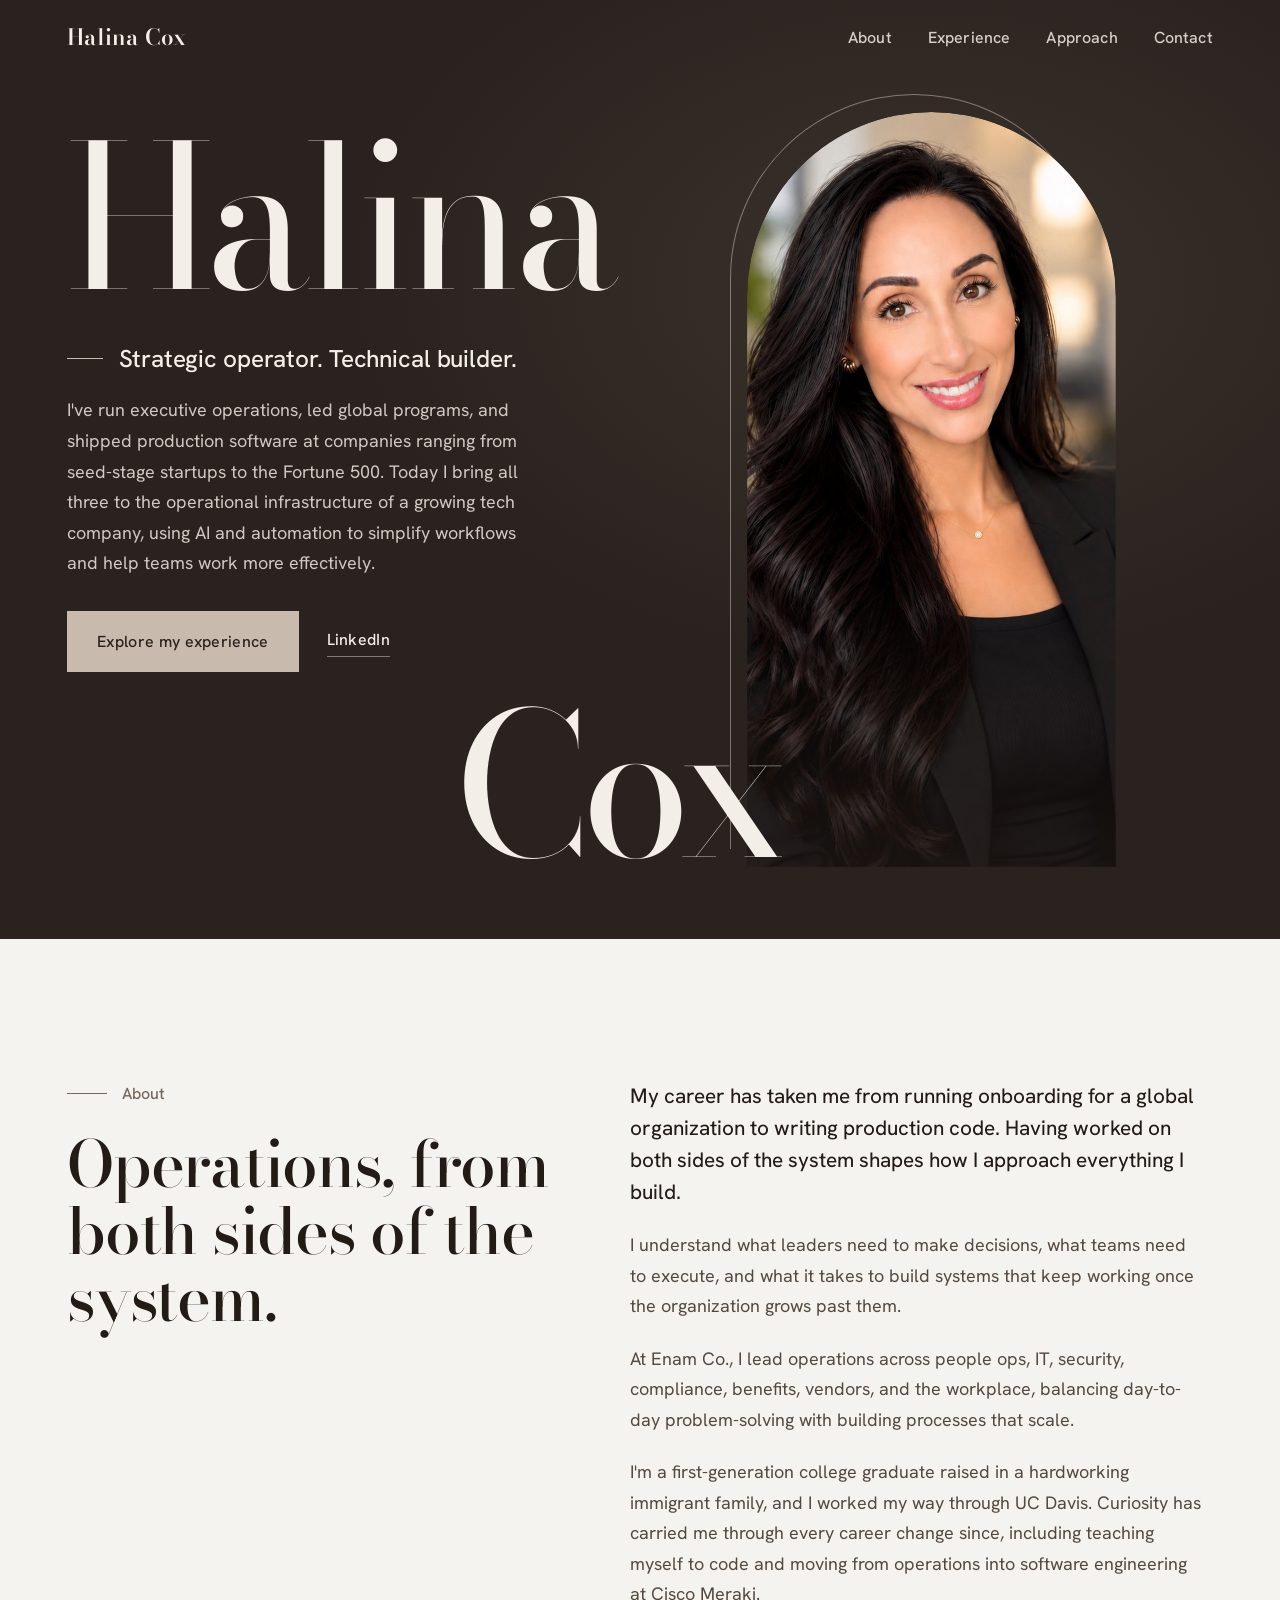
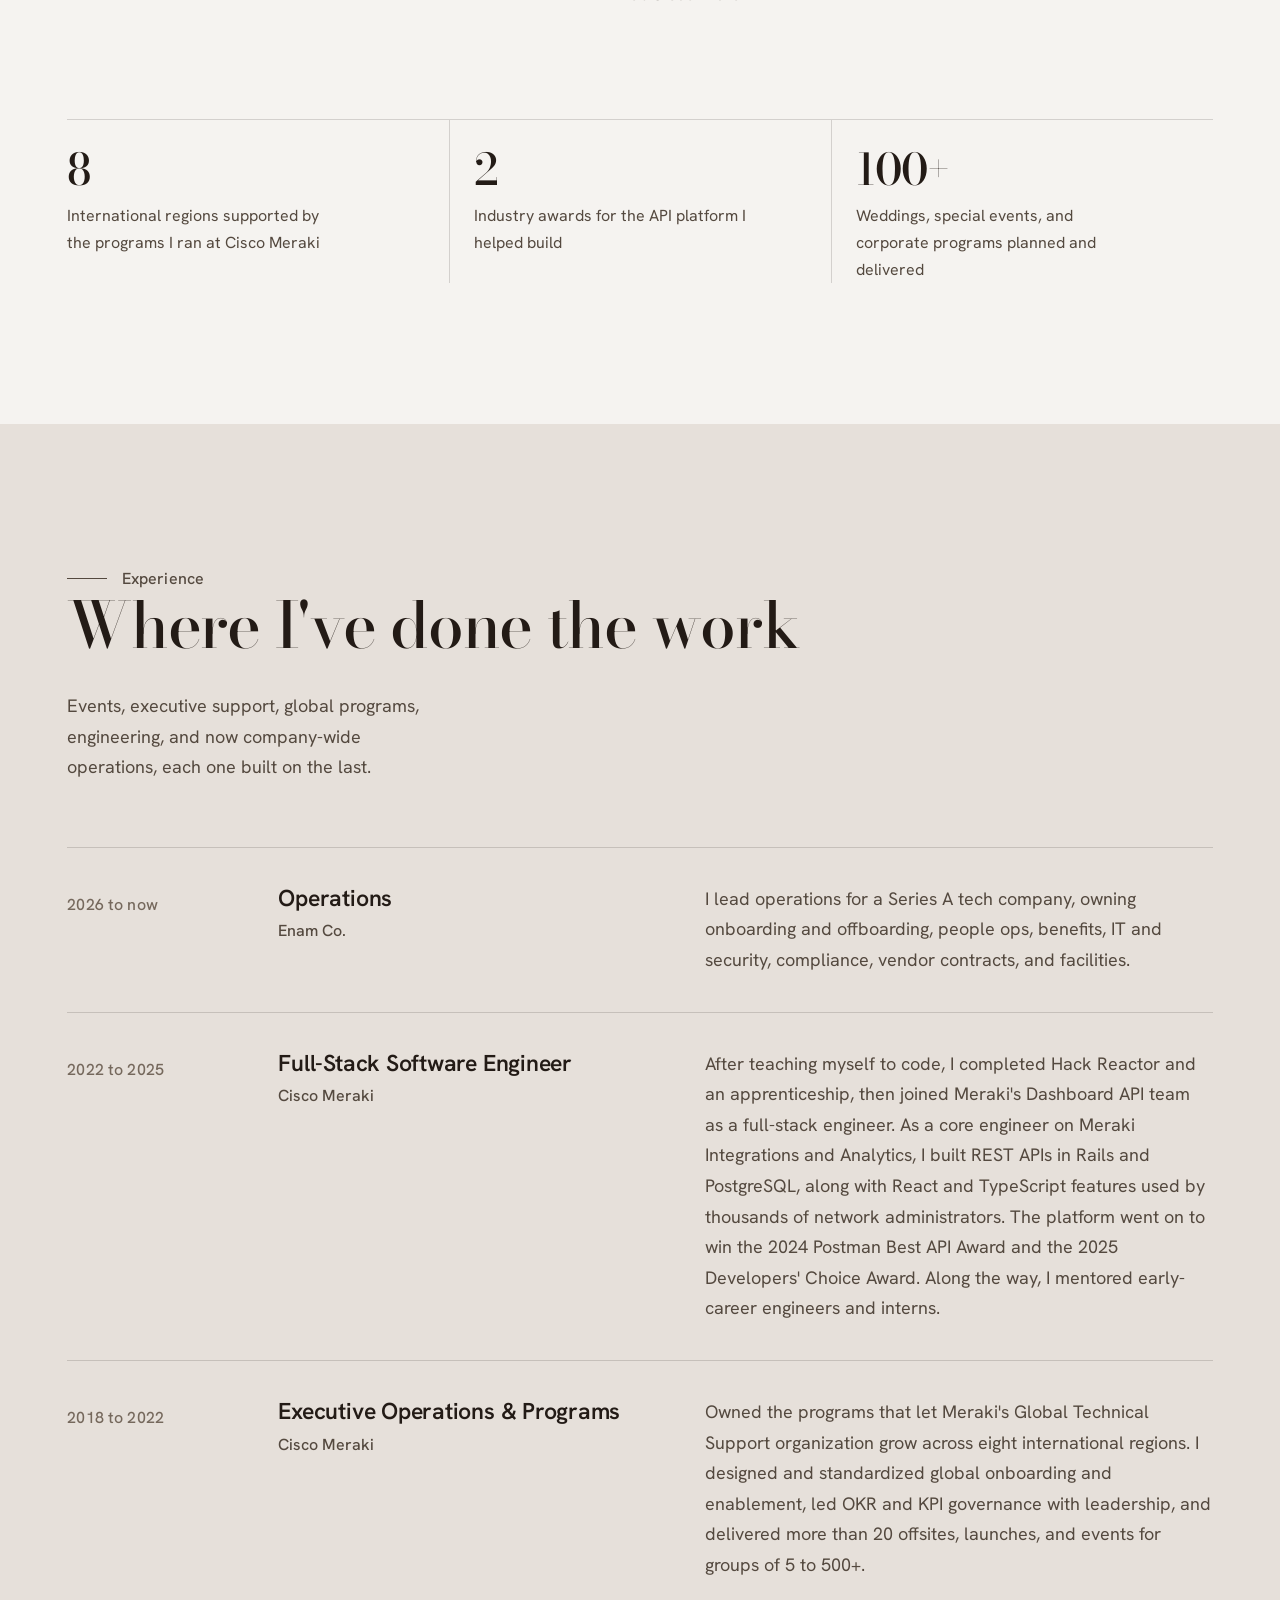
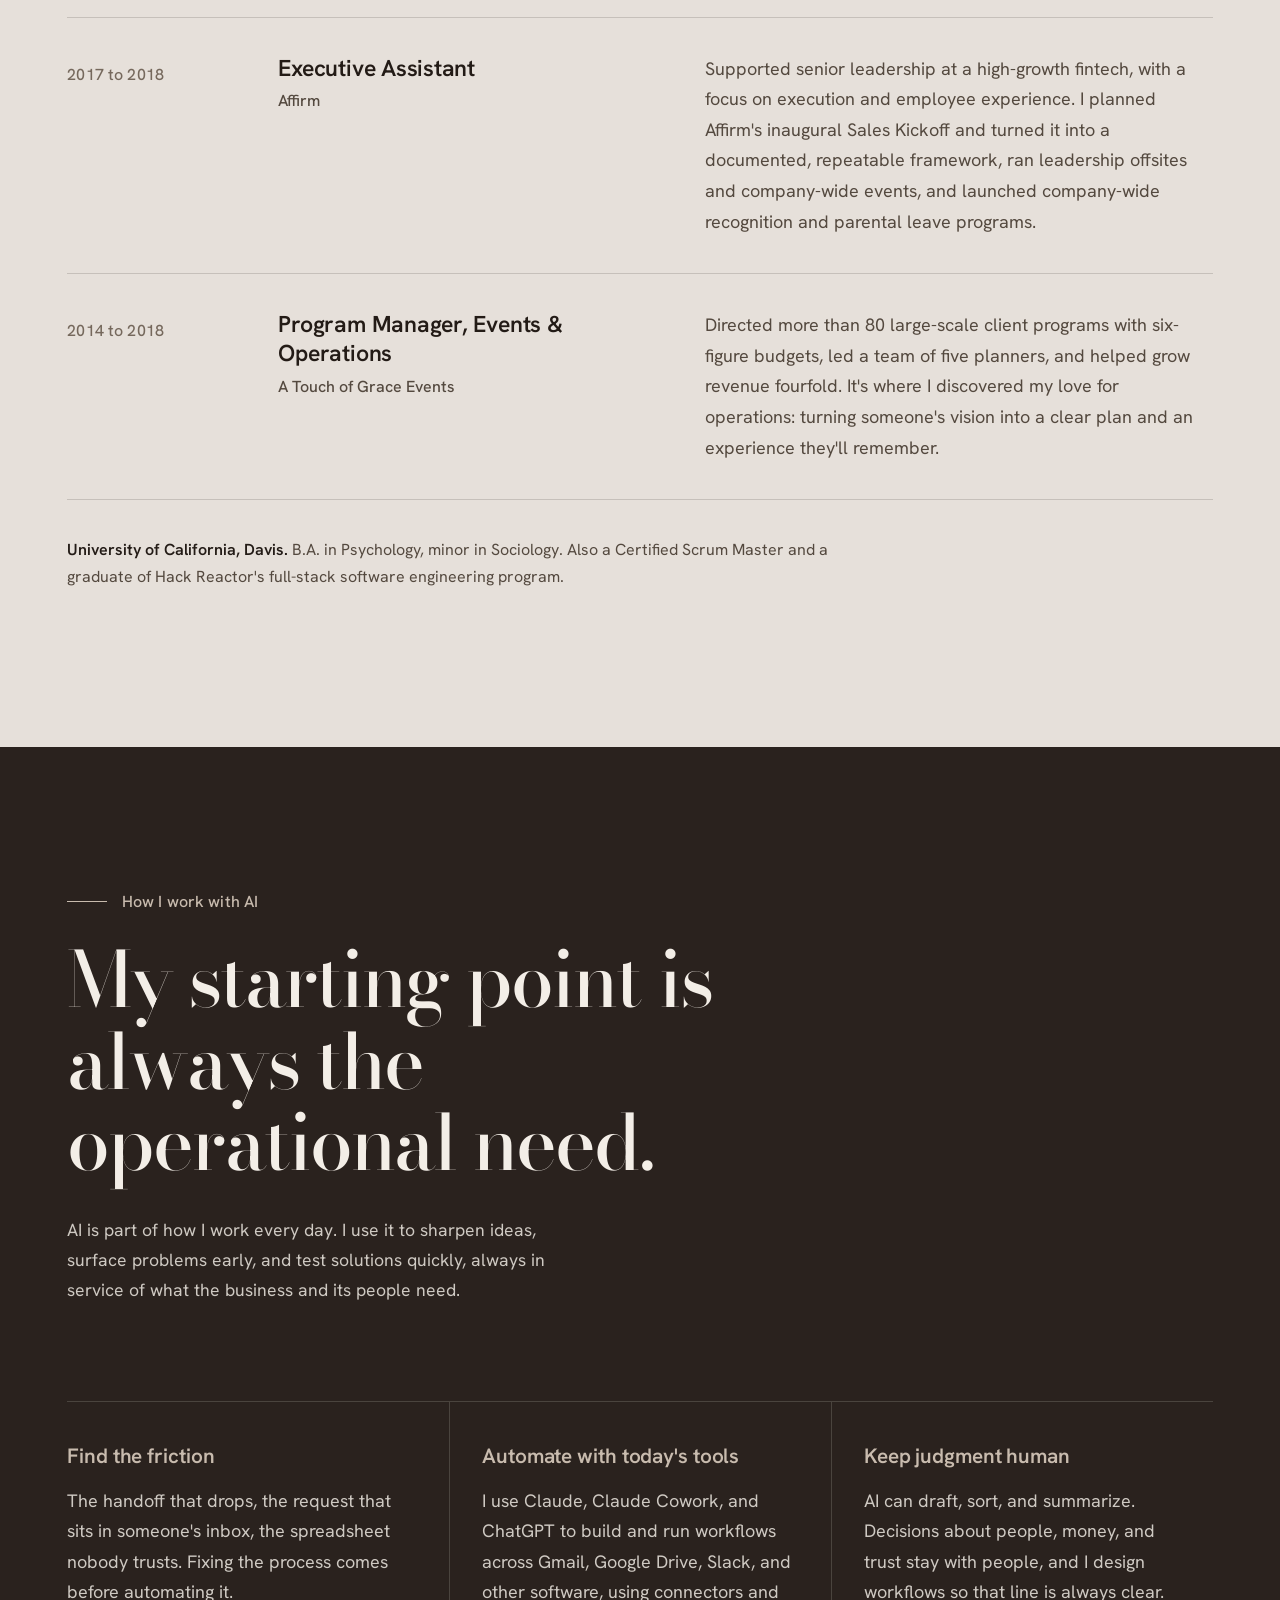
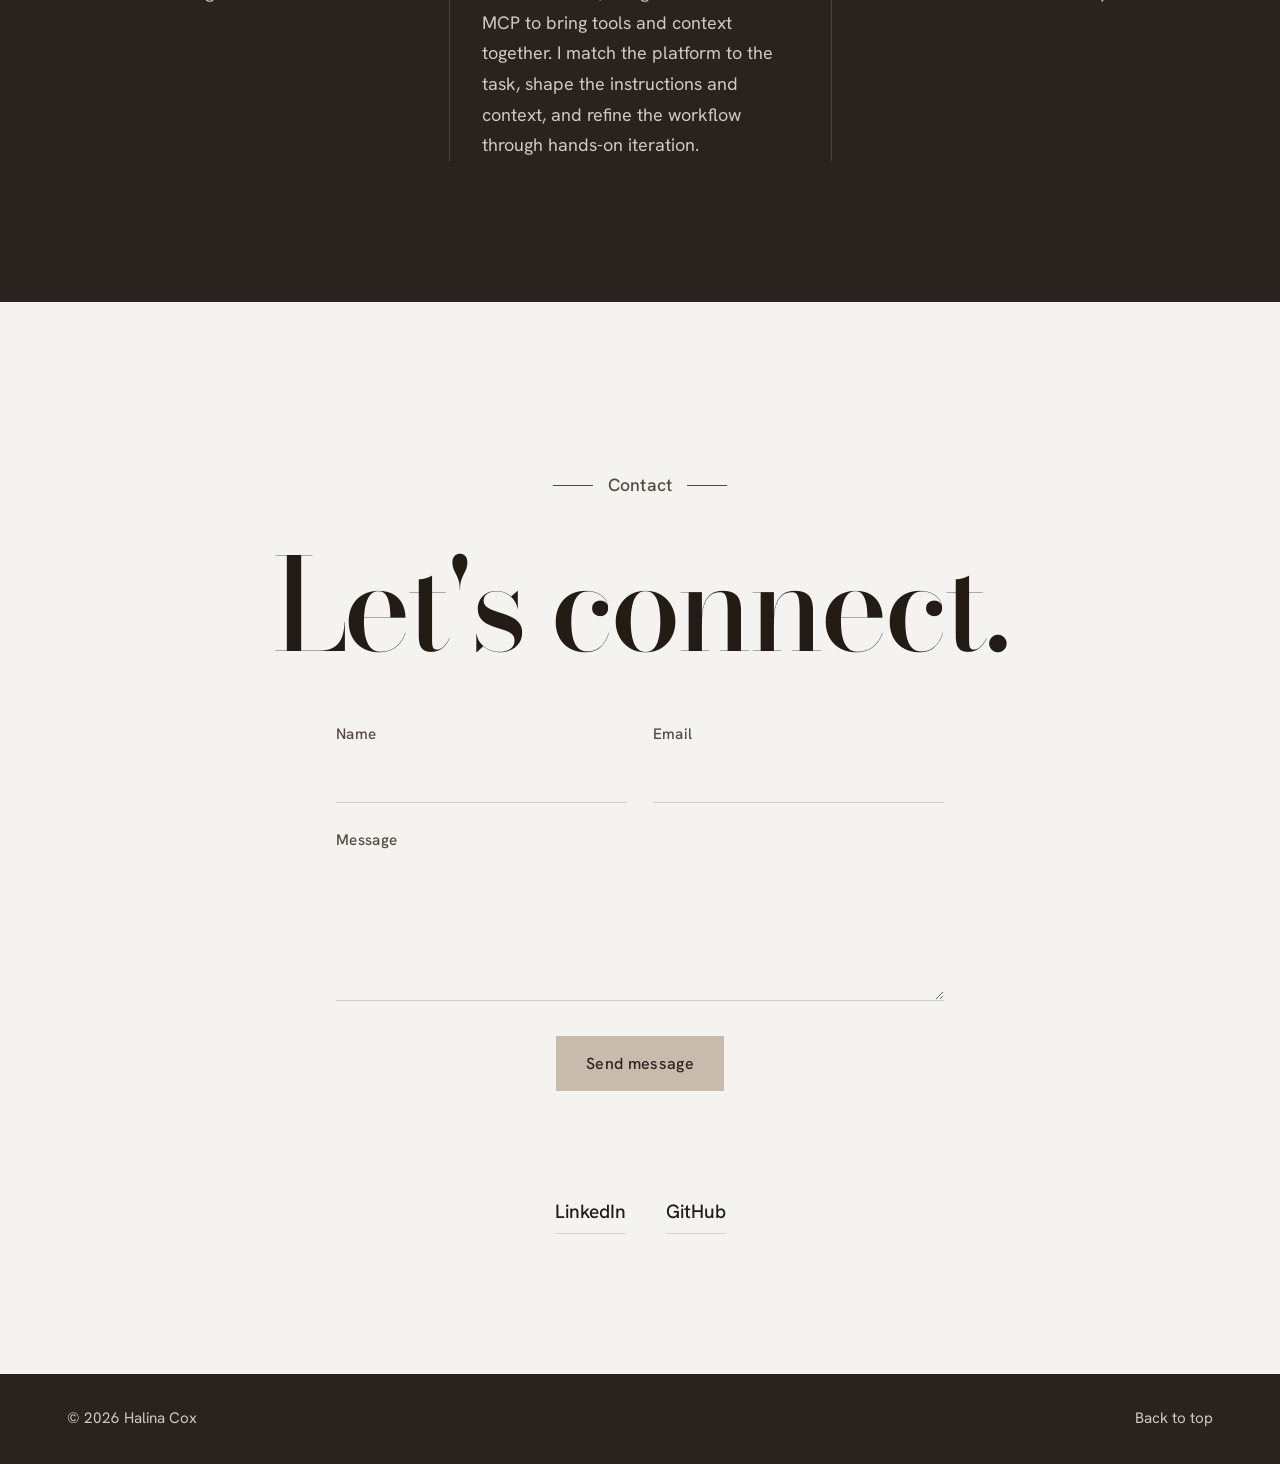
<file: index.html>
<!DOCTYPE html>
<html lang="en">
<head>
<meta charset="UTF-8">
<meta name="viewport" content="width=device-width, initial-scale=1, viewport-fit=cover">
<title>Halina Cox | Operations, AI &amp; Technology</title>
<meta name="description" content="Halina Cox leads operations at Enam Co., with a background in executive operations and full-stack software engineering at Cisco Meraki.">
<meta property="og:title" content="Halina Cox | Operations, AI &amp; Technology">
<meta property="og:description" content="Strategic operator. Technical builder. Operations leader with a background in executive operations and full-stack engineering at Cisco Meraki.">
<meta property="og:image" content="https://halinacox.com/images/portrait.jpg">
<meta property="og:url" content="https://halinacox.com/">
<link rel="icon" href="data:image/svg+xml,%3Csvg xmlns='http://www.w3.org/2000/svg' viewBox='0 0 64 64'%3E%3Crect width='64' height='64' rx='14' fill='%232A221E'/%3E%3Ctext x='32' y='43' text-anchor='middle' font-family='Georgia,serif' font-size='30' fill='%23C8BBAE'%3EHC%3C/text%3E%3C/svg%3E">
<link rel="preconnect" href="https://fonts.googleapis.com">
<link rel="preconnect" href="https://fonts.gstatic.com" crossorigin>
<link href="https://fonts.googleapis.com/css2?family=Bodoni+Moda:opsz,wght@6..96,400..700&family=Hanken+Grotesk:wght@400..600&display=swap" rel="stylesheet">
<link rel="stylesheet" href="/styles.css">
</head>
<body>
<script>document.documentElement.classList.add('js')</script>

<nav class="nav" id="nav" aria-label="Main">
  <div class="nav-inner">
    <a class="brand" href="#top">Halina Cox</a>
    <button class="menu-btn" id="menuBtn" aria-expanded="false" aria-controls="navLinks">Menu</button>
    <ul id="navLinks">
      <li><a href="#about">About</a></li>
      <li><a href="#experience">Experience</a></li>
      <li><a href="#approach">Approach</a></li>
      <li><a href="#contact">Contact</a></li>
    </ul>
  </div>
</nav>

<header class="hero" id="top">
  <div class="hero-grid">
    <h1 class="name first" aria-label="Halina Cox"><span class="line"><span>Halina</span></span></h1>
    <div class="arch-wrap">
      <div class="arch-line" aria-hidden="true"></div>
      <div class="arch"><img src="/images/portrait.jpg" alt="Portrait of Halina Cox" width="1145" height="1374"></div>
    </div>
    <div class="intro">
      <p class="tagline">Strategic operator. Technical builder.</p>
      <p>I've run executive operations, led global programs, and shipped production software at companies ranging from seed-stage startups to the Fortune 500. Today I bring all three to the operational infrastructure of a growing tech company, using AI and automation to simplify workflows and help teams work more effectively.</p>
      <div class="actions">
        <a class="btn" href="#experience">Explore my experience</a>
        <a class="link" href="https://www.linkedin.com/in/halinacox/" target="_blank" rel="noopener">LinkedIn</a>
      </div>
    </div>
    <p class="name last" aria-hidden="true"><span class="line"><span>Cox</span></span></p>
  </div>
</header>

<main>
  <section class="block" id="about">
    <div class="wrap">
      <div class="about-grid">
        <div>
          <p class="sec-label">About</p>
          <h2>Operations, from both sides of the system.</h2>
        </div>
        <div class="about-body">
          <p>My career has taken me from running onboarding for a global organization to writing production code. Having worked on both sides of the system shapes how I approach everything I build.</p>
          <p>I understand what leaders need to make decisions, what teams need to execute, and what it takes to build systems that keep working once the organization grows past them.</p>
          <p>At Enam Co., I lead operations across people ops, IT, security, compliance, benefits, vendors, and the workplace, balancing day-to-day problem-solving with building processes that scale.</p>
          <p>I'm a first-generation college graduate raised in a hardworking immigrant family, and I worked my way through UC Davis. Curiosity has carried me through every career change since, including teaching myself to code and moving from operations into software engineering at Cisco Meraki.</p>
        </div>
      </div>
      <dl class="facts">
        <div><dt>8</dt><dd>International regions supported by the programs I ran at Cisco Meraki</dd></div>
        <div><dt>2</dt><dd>Industry awards for the API platform I helped build</dd></div>
        <div><dt>100+</dt><dd>Weddings, special events, and corporate programs planned and delivered</dd></div>
      </dl>
    </div>
  </section>

  <section class="block" id="experience">
    <div class="wrap">
      <div class="exp-head">
        <div>
          <p class="sec-label">Experience</p>
          <h2>Where I've done the work</h2>
        </div>
        <p>Events, executive support, global programs, engineering, and now company-wide operations, each one built on the last.</p>
      </div>
      <ol class="roles" reversed>
        <li class="role">
          <div class="years">2026 to now</div>
          <div><h3>Operations</h3><div class="co">Enam Co.</div></div>
          <p>I lead operations for a Series A tech company, owning onboarding and offboarding, people ops, benefits, IT and security, compliance, vendor contracts, and facilities.</p>
        </li>
        <li class="role">
          <div class="years">2022 to 2025</div>
          <div><h3>Full-Stack Software Engineer</h3><div class="co">Cisco Meraki</div></div>
          <p>After teaching myself to code, I completed Hack Reactor and an apprenticeship, then joined Meraki's Dashboard API team as a full-stack engineer. As a core engineer on Meraki Integrations and Analytics, I built REST APIs in Rails and PostgreSQL, along with React and TypeScript features used by thousands of network administrators. The platform went on to win the 2024 Postman Best API Award and the 2025 Developers' Choice Award. Along the way, I mentored early-career engineers and interns.</p>
        </li>
        <li class="role">
          <div class="years">2018 to 2022</div>
          <div><h3>Executive Operations &amp; Programs</h3><div class="co">Cisco Meraki</div></div>
          <p>Owned the programs that let Meraki's Global Technical Support organization grow across eight international regions. I designed and standardized global onboarding and enablement, led OKR and KPI governance with leadership, and delivered more than 20 offsites, launches, and events for groups of 5 to 500+.</p>
        </li>
        <li class="role">
          <div class="years">2017 to 2018</div>
          <div><h3>Executive Assistant</h3><div class="co">Affirm</div></div>
          <p>Supported senior leadership at a high-growth fintech, with a focus on execution and employee experience. I planned Affirm's inaugural Sales Kickoff and turned it into a documented, repeatable framework, ran leadership offsites and company-wide events, and launched company-wide recognition and parental leave programs.</p>
        </li>
        <li class="role">
          <div class="years">2014 to 2018</div>
          <div><h3>Program Manager, Events &amp; Operations</h3><div class="co">A Touch of Grace Events</div></div>
          <p>Directed more than 80 large-scale client programs with six-figure budgets, led a team of five planners, and helped grow revenue fourfold. It's where I discovered my love for operations: turning someone's vision into a clear plan and an experience they'll remember.</p>
        </li>
      </ol>
      <p class="edu"><strong>University of California, Davis.</strong> B.A. in Psychology, minor in Sociology. Also a Certified Scrum Master and a graduate of Hack Reactor's full-stack software engineering program.</p>
    </div>
  </section>

  <section class="block" id="approach">
    <div class="wrap">
      <p class="sec-label">How I work with AI</p>
      <p class="statement">My starting point is always the operational need.</p>
      <p class="statement-note">AI is part of how I work every day. I use it to sharpen ideas, surface problems early, and test solutions quickly, always in service of what the business and its people need.</p>
      <div class="principles">
        <div class="principle">
          <h3>Find the friction</h3>
          <p>The handoff that drops, the request that sits in someone's inbox, the spreadsheet nobody trusts. Fixing the process comes before automating it.</p>
        </div>
        <div class="principle">
          <h3>Automate with today's tools</h3>
          <p>I use Claude, Claude Cowork, and ChatGPT to build and run workflows across Gmail, Google Drive, Slack, and other software, using connectors and MCP to bring tools and context together. I match the platform to the task, shape the instructions and context, and refine the workflow through hands-on iteration.</p>
        </div>
        <div class="principle">
          <h3>Keep judgment human</h3>
          <p>AI can draft, sort, and summarize. Decisions about people, money, and trust stay with people, and I design workflows so that line is always clear.</p>
        </div>
      </div>
    </div>
  </section>

  <section class="block contact" id="contact">
    <div class="wrap">
      <p class="sec-label">Contact</p>
      <h2>Let's connect.</h2>
      <form class="contact-form" action="https://formspree.io/f/xeezbdkl" method="POST">
        <div class="field-row">
          <label><span>Name</span><input name="name" type="text" autocomplete="name" required></label>
          <label><span>Email</span><input name="email" type="email" autocomplete="email" required></label>
        </div>
        <label><span>Message</span><textarea name="message" rows="4" required></textarea></label>
        <input type="text" name="_gotcha" tabindex="-1" autocomplete="off" class="hp" aria-hidden="true">
        <button type="submit" class="btn btn-ink">Send message</button>
        <p class="form-status" role="status" aria-live="polite"></p>
      </form>
      <div class="contact-links">
        <a href="https://www.linkedin.com/in/halinacox/" target="_blank" rel="noopener">LinkedIn</a>
        <a href="https://github.com/HalinaCox" target="_blank" rel="noopener">GitHub</a>
      </div>
    </div>
  </section>
</main>

<footer>
  <div class="wrap">
    <span>© <span id="yr">2026</span> Halina Cox</span>
    <a href="#top">Back to top</a>
  </div>
</footer>

<script>
(function(){
  var root=document.documentElement;
  requestAnimationFrame(function(){requestAnimationFrame(function(){root.classList.add('loaded')})});
  document.getElementById('yr').textContent=new Date().getFullYear();

  var nav=document.getElementById('nav');
  function onScroll(){nav.classList.toggle('scrolled',window.scrollY>40)}
  window.addEventListener('scroll',onScroll,{passive:true});onScroll();

  var btn=document.getElementById('menuBtn');
  var savedScroll=0;
  function setMenu(open){
    nav.classList.toggle('open',open);
    btn.setAttribute('aria-expanded',open);
    btn.textContent=open?'Close':'Menu';
    if(open){
      savedScroll=window.scrollY;
      document.body.style.position='fixed';
      document.body.style.top='-'+savedScroll+'px';
      document.body.style.left='0';
      document.body.style.right='0';
      document.body.style.width='100%';
    } else {
      document.body.style.position='';
      document.body.style.top='';
      document.body.style.left='';
      document.body.style.right='';
      document.body.style.width='';
      window.scrollTo(0,savedScroll);
    }
  }
  btn.addEventListener('click',function(){setMenu(!nav.classList.contains('open'))});
  document.querySelectorAll('#navLinks a').forEach(function(a){a.addEventListener('click',function(){setMenu(false)})});
  document.addEventListener('keydown',function(e){if(e.key==='Escape')setMenu(false)});

  var form=document.querySelector('.contact-form');
  if(form&&window.fetch){
    form.addEventListener('submit',function(e){
      e.preventDefault();
      var btn=form.querySelector('button'),status=form.querySelector('.form-status');
      btn.disabled=true;status.textContent='Sending…';
      fetch(form.action,{method:'POST',body:new FormData(form),headers:{'Accept':'application/json'}})
        .then(function(r){if(!r.ok)throw 0;form.reset();status.textContent="Thanks, your message is on its way. I'll be in touch soon."})
        .catch(function(){status.textContent='That message didn\'t send. Please try again, or reach me on LinkedIn.'})
        .then(function(){btn.disabled=false});
    });
  }
  var links={};document.querySelectorAll('#navLinks a').forEach(function(a){links[a.getAttribute('href').slice(1)]=a});
  if('IntersectionObserver' in window){
    var io=new IntersectionObserver(function(entries){
      entries.forEach(function(en){if(en.isIntersecting){
        Object.values(links).forEach(function(l){l.classList.remove('active')});
        if(links[en.target.id])links[en.target.id].classList.add('active');
      }});
    },{rootMargin:'-45% 0px -50% 0px'});
    document.querySelectorAll('header.hero, main section').forEach(function(s){io.observe(s)});
  }
})();
</script>
</body>
</html>
</file>
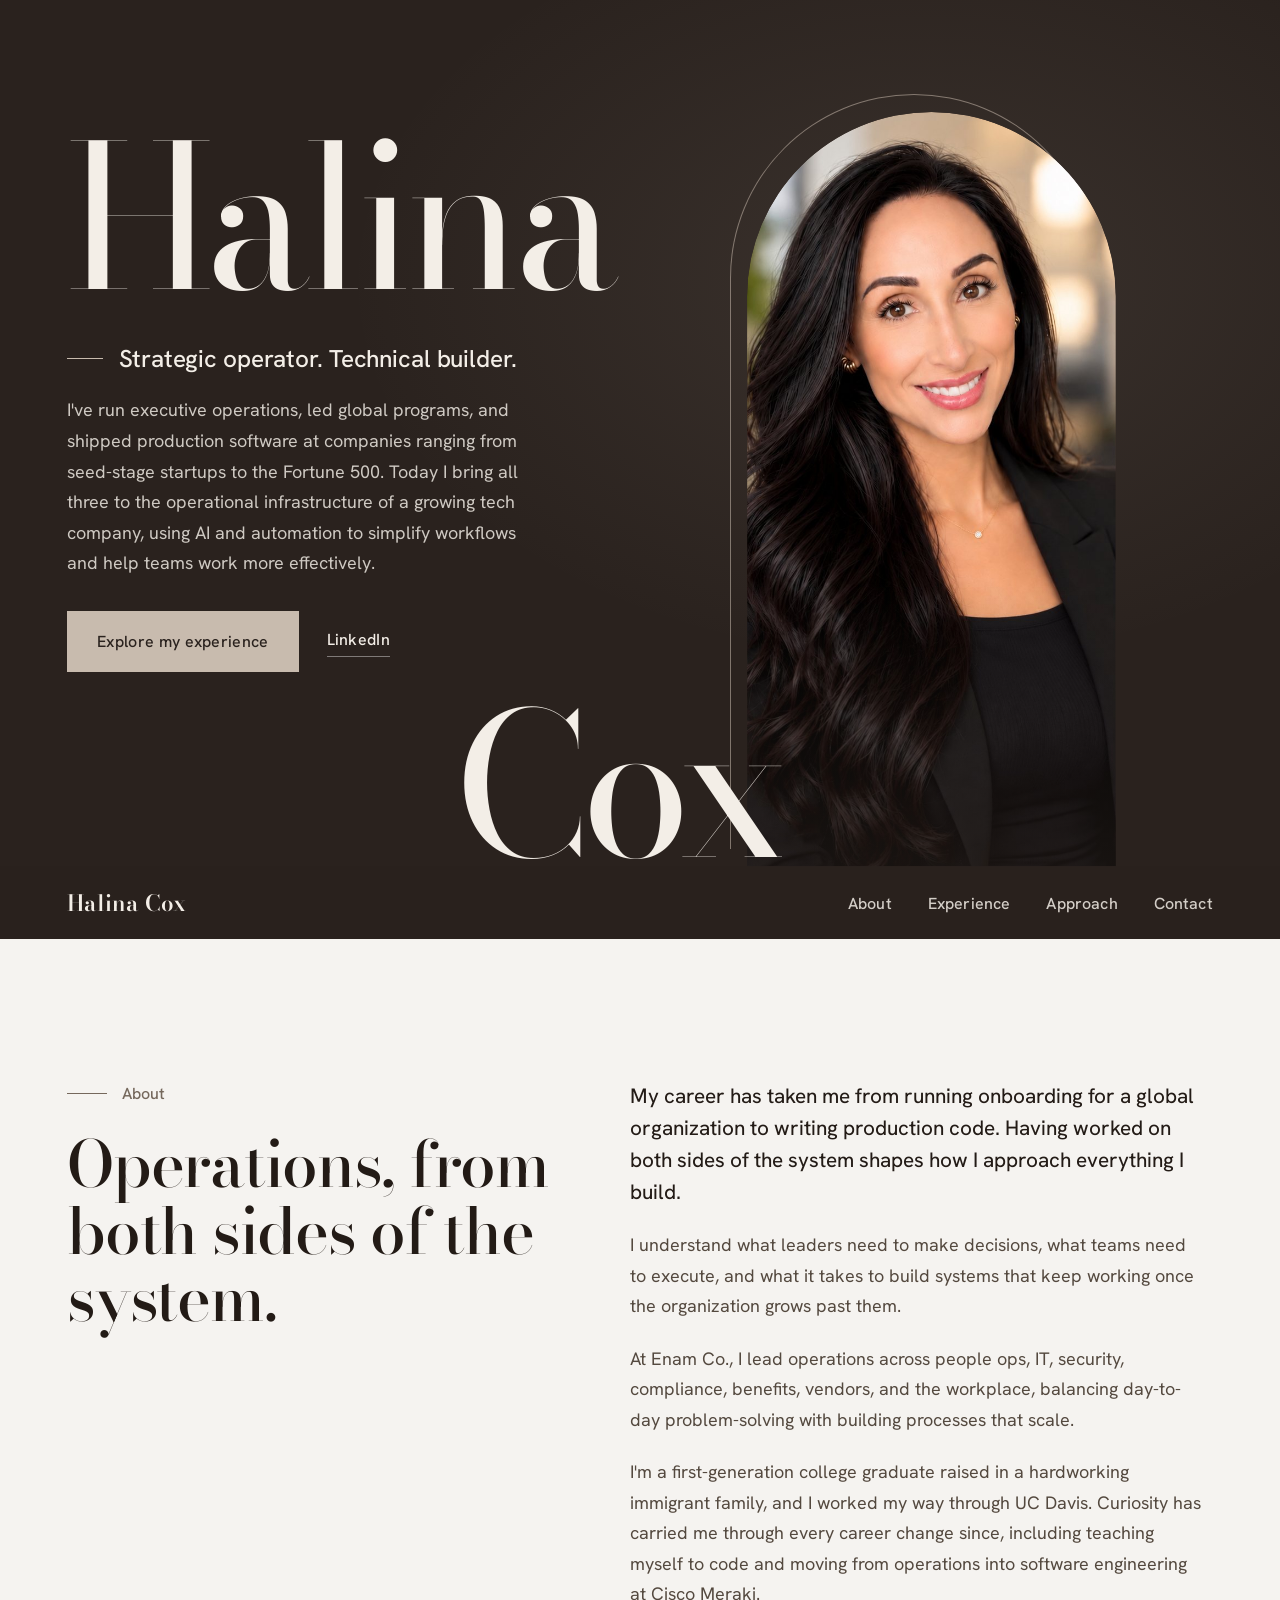
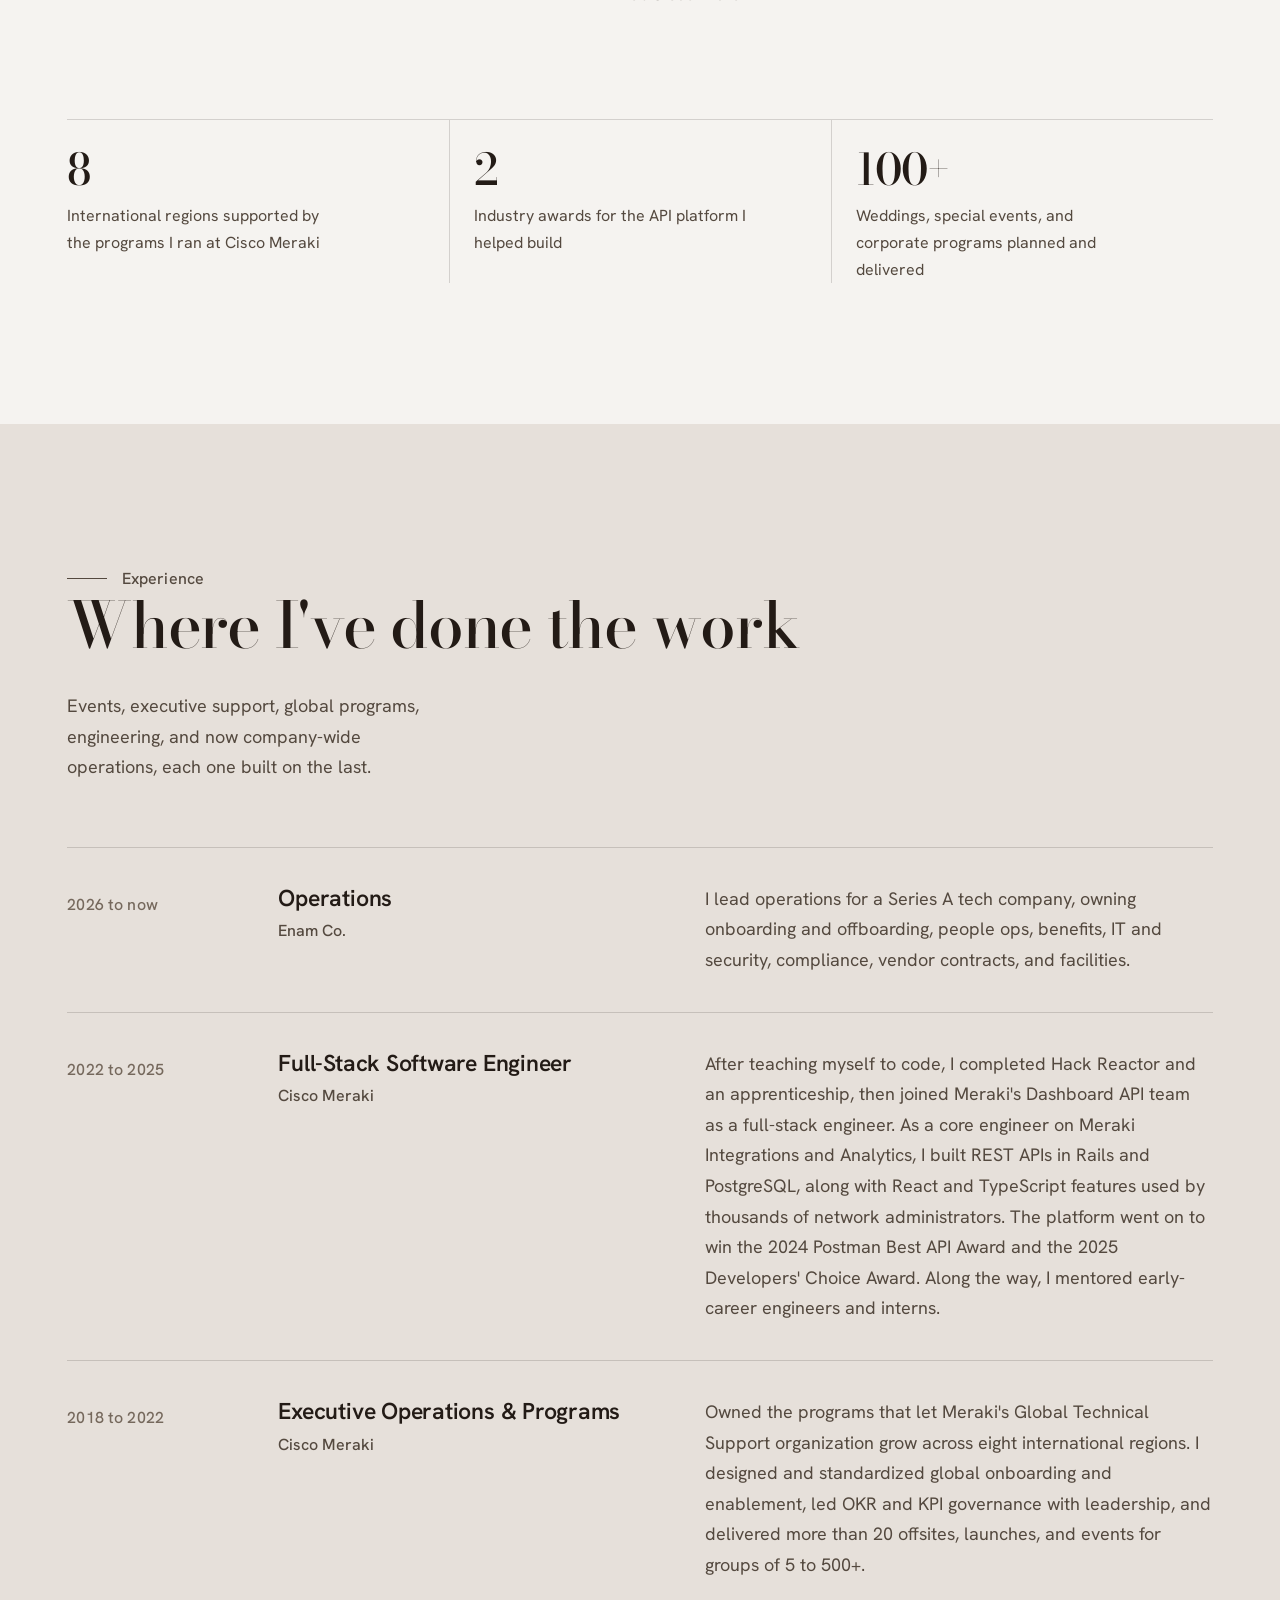
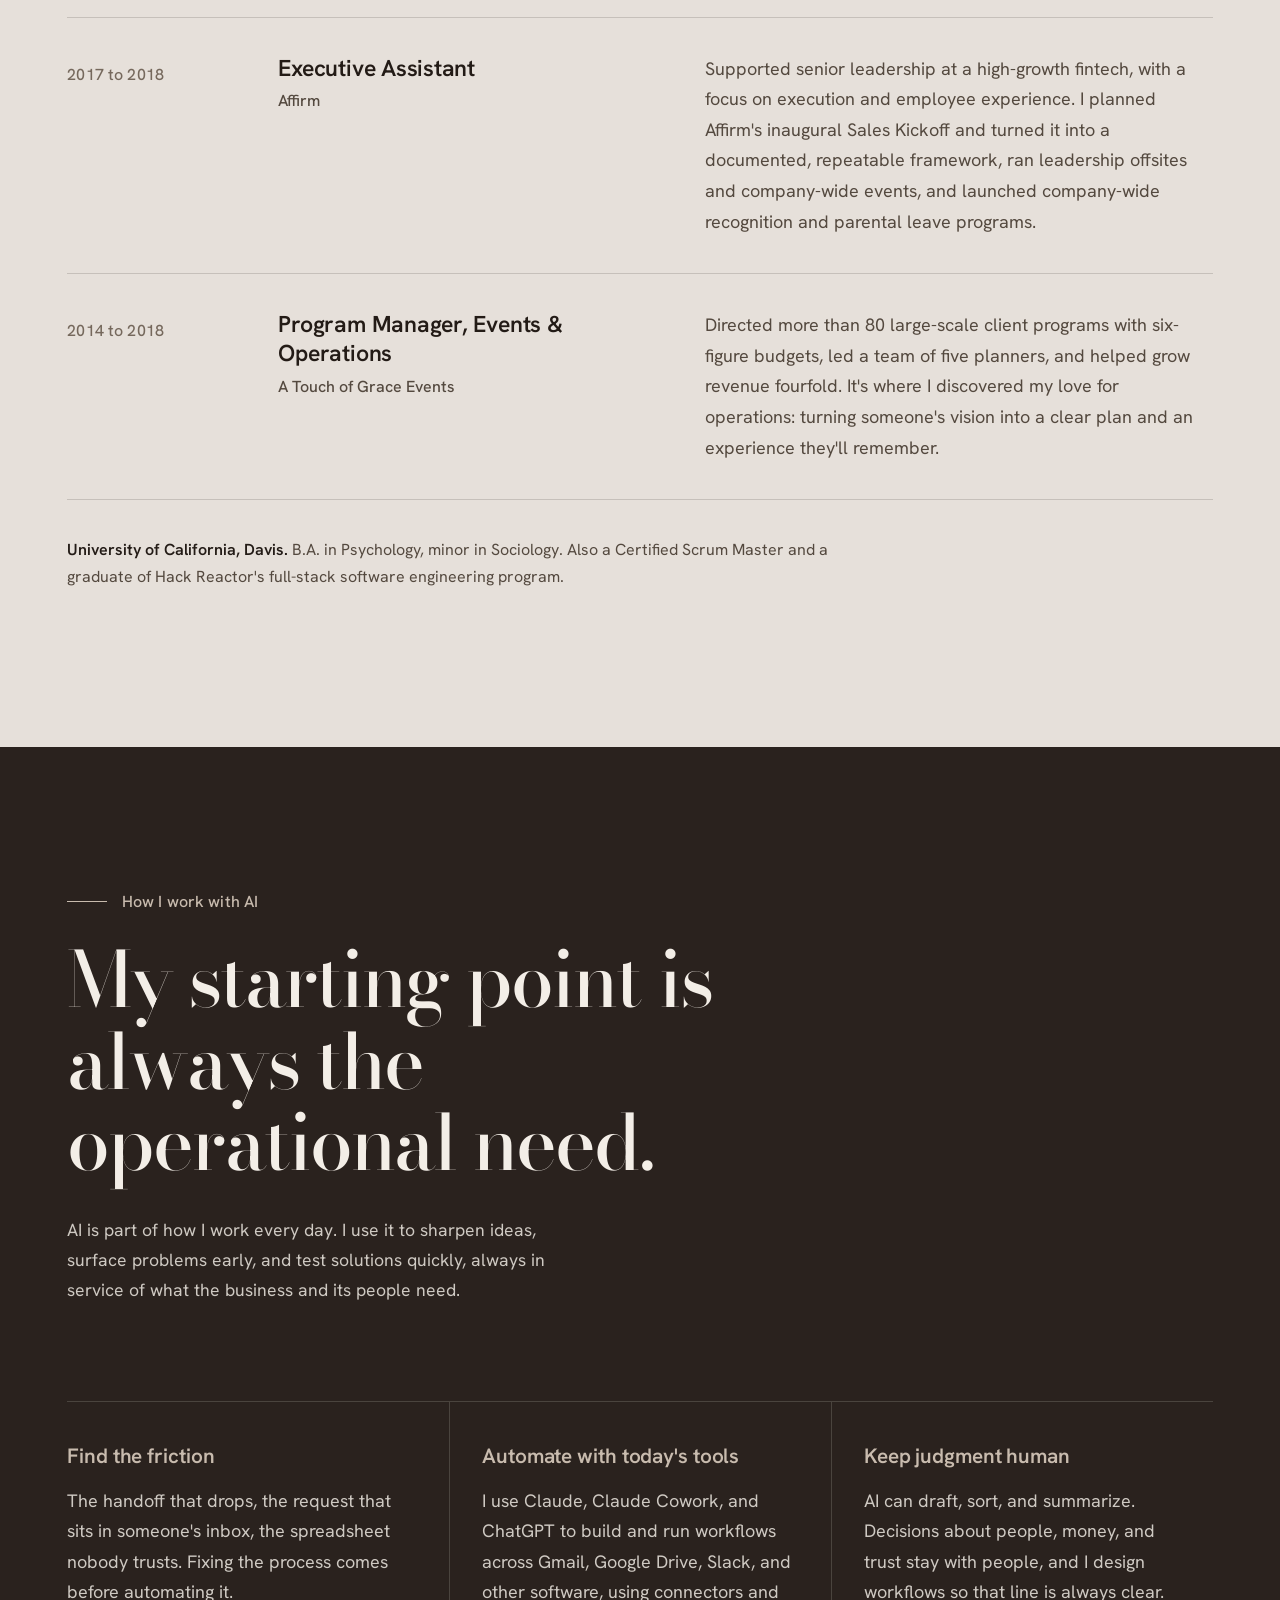
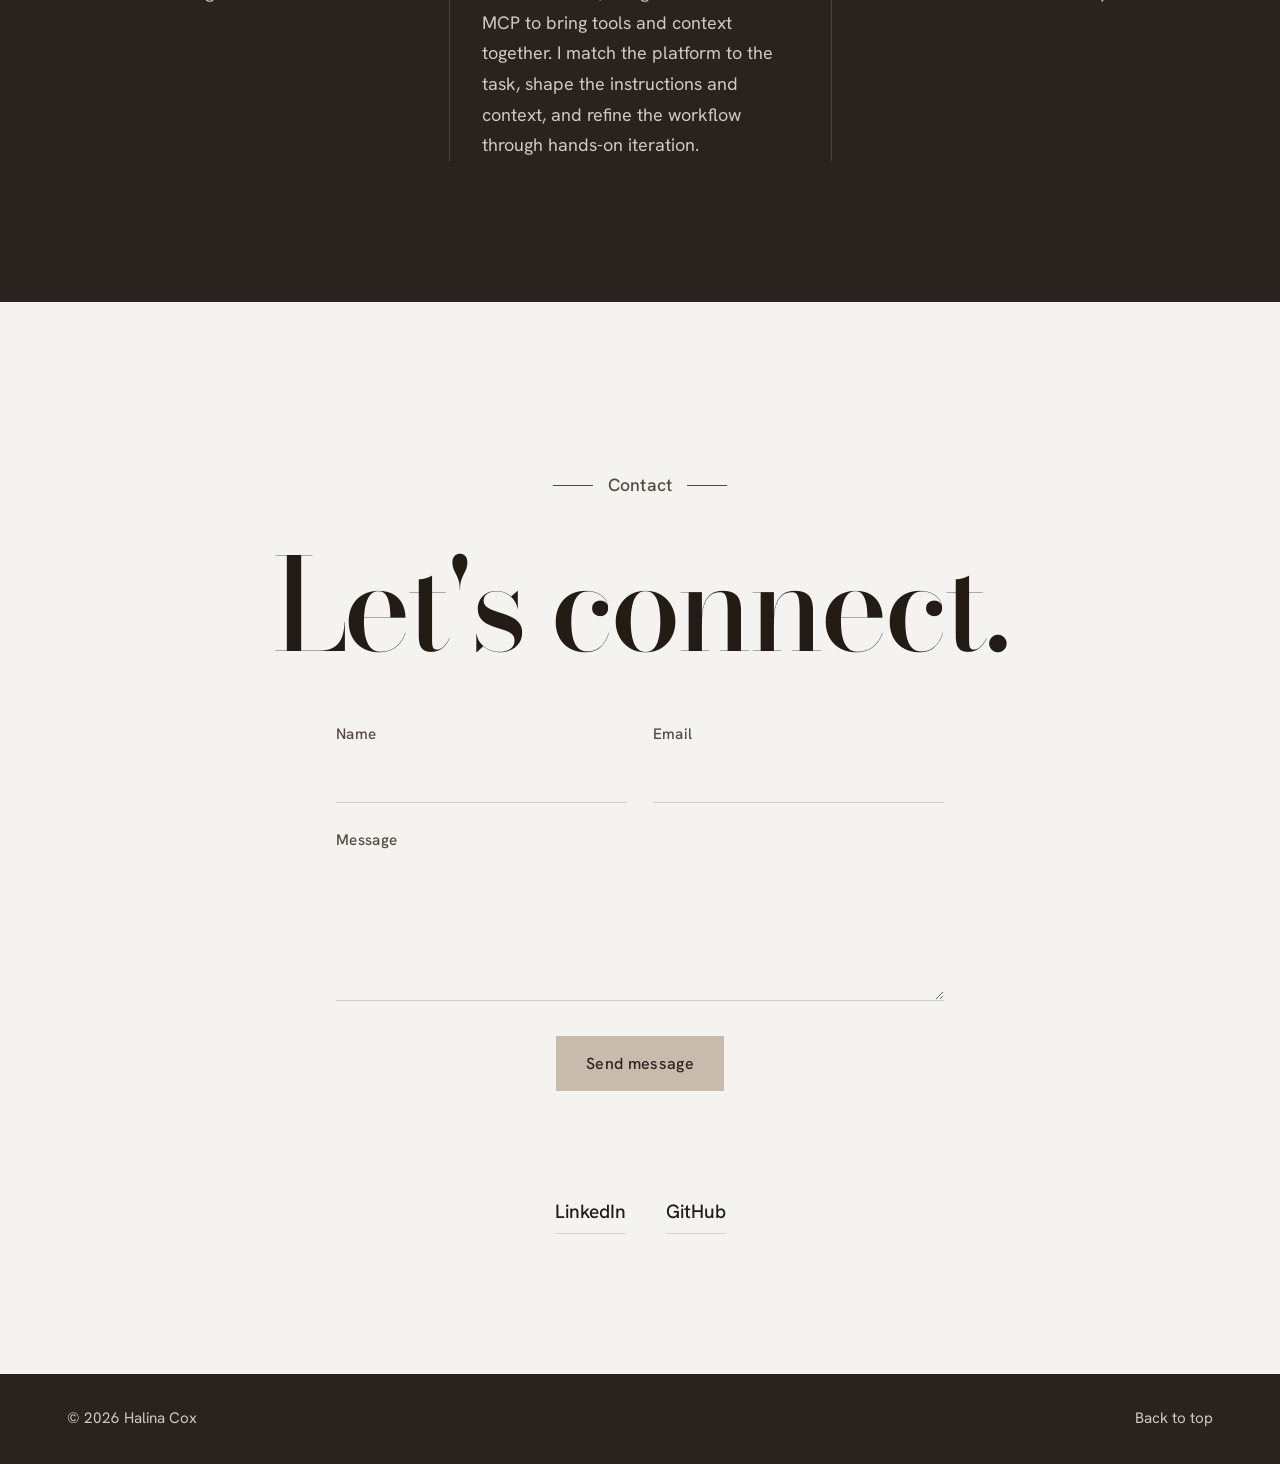
<file: about/index.html>
<!DOCTYPE html><html lang="en"><head><meta charset="UTF-8"><title>Halina Cox</title>
<meta http-equiv="refresh" content="0; url=/#about"><link rel="canonical" href="https://halinacox.com/#about"></head>
<body><a href="/#about">Continue to halinacox.com</a></body></html>
</file>
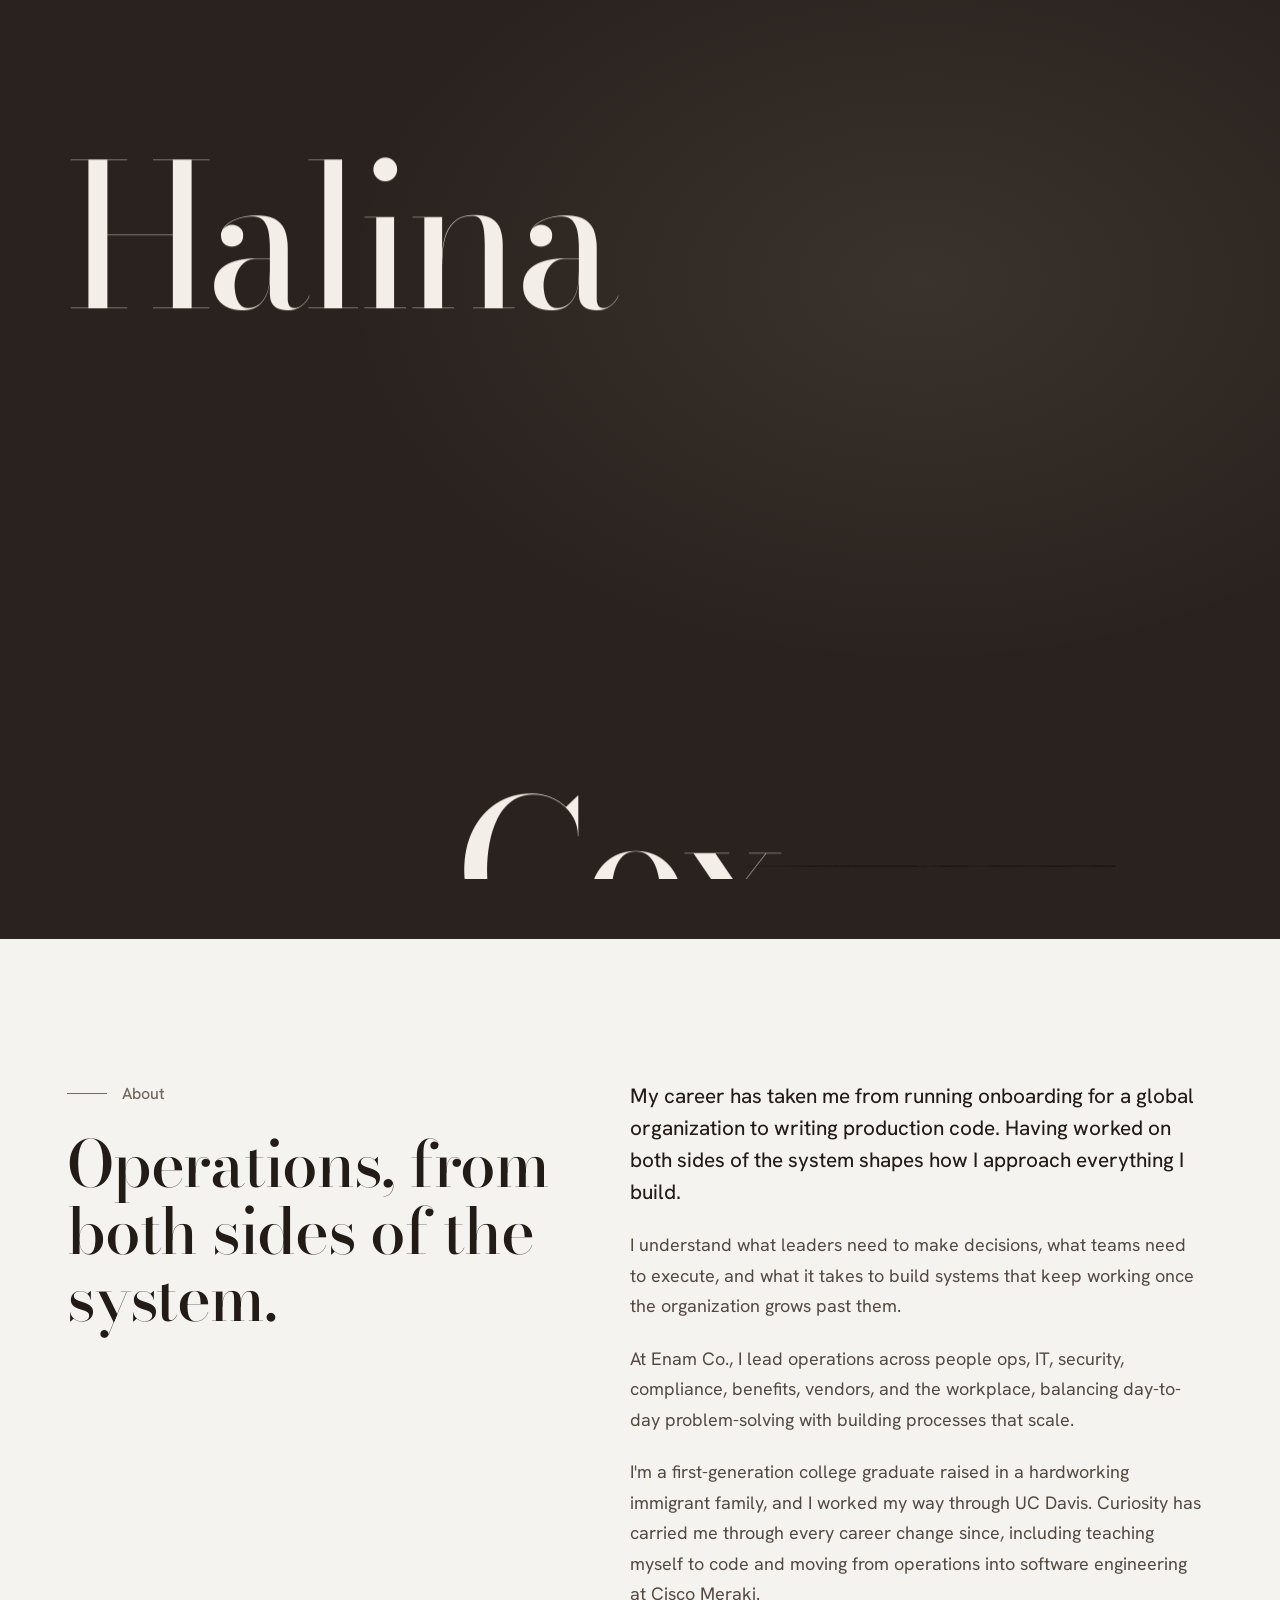
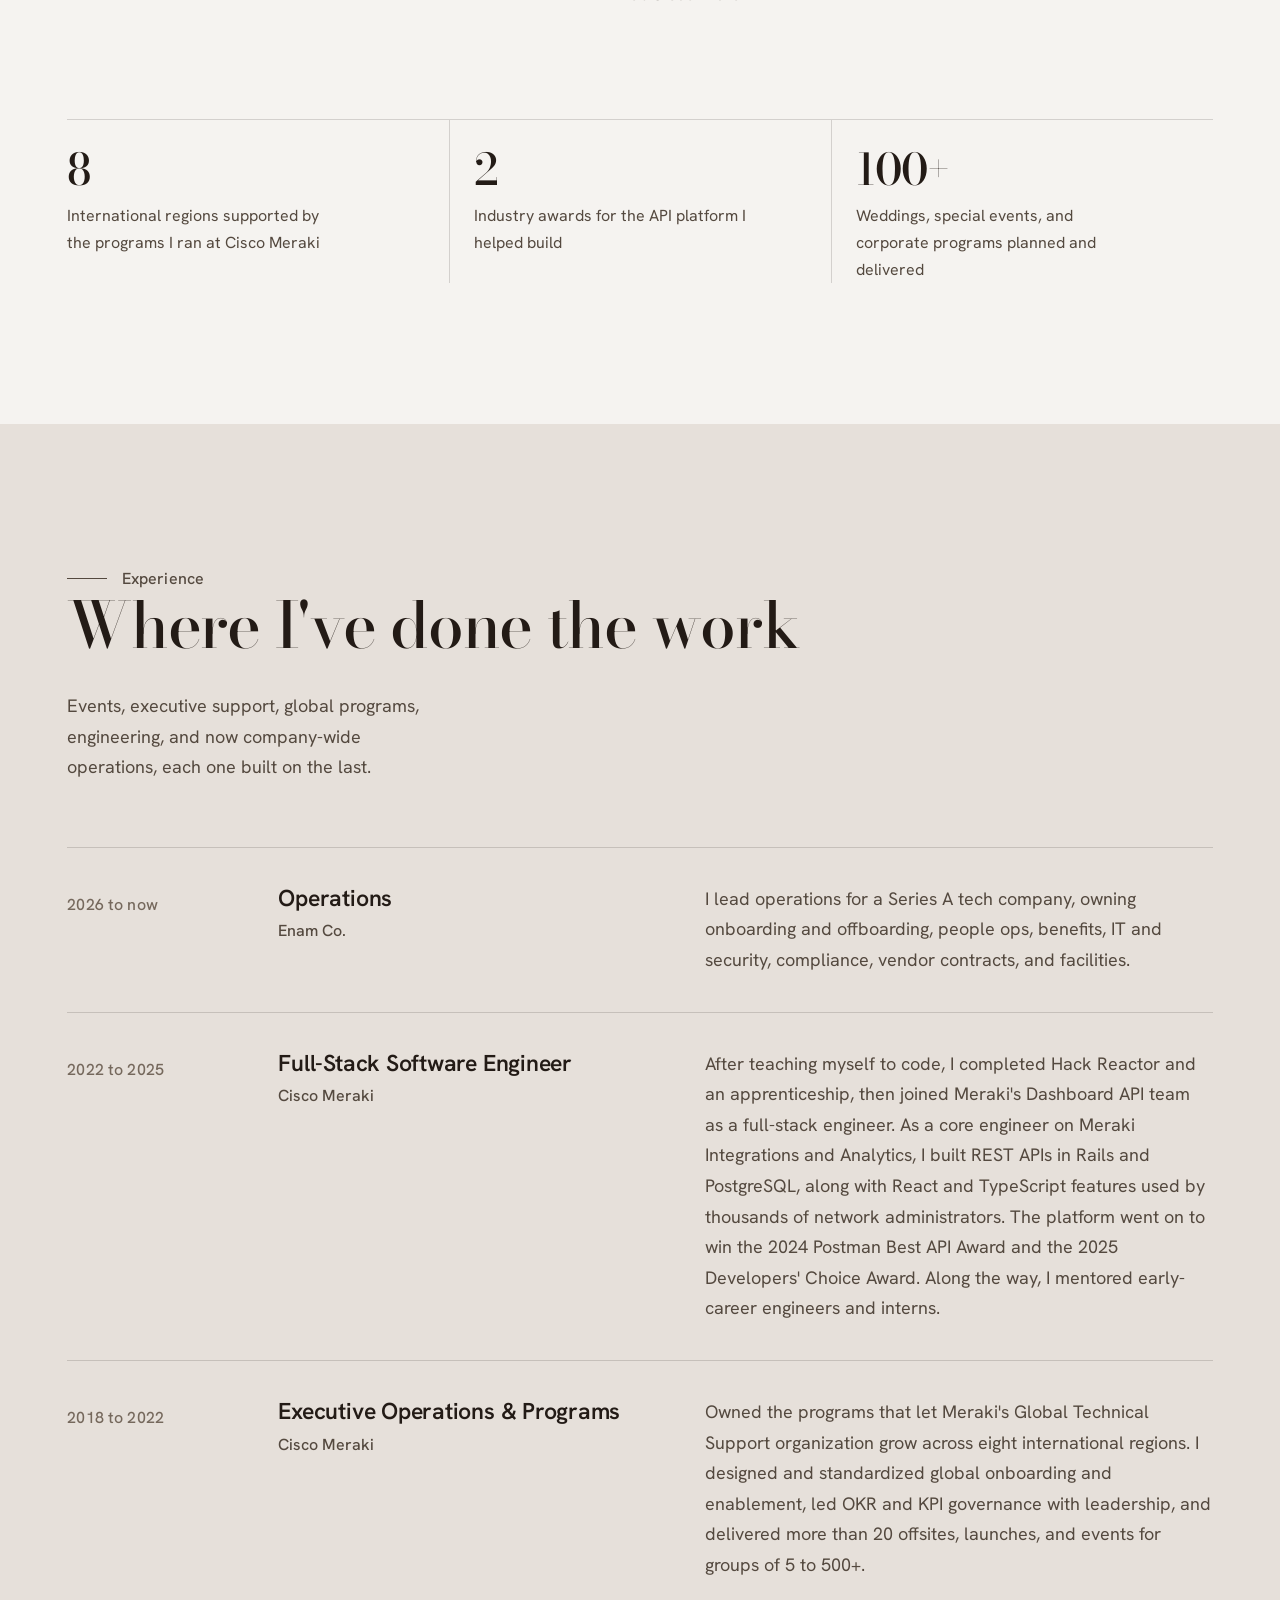
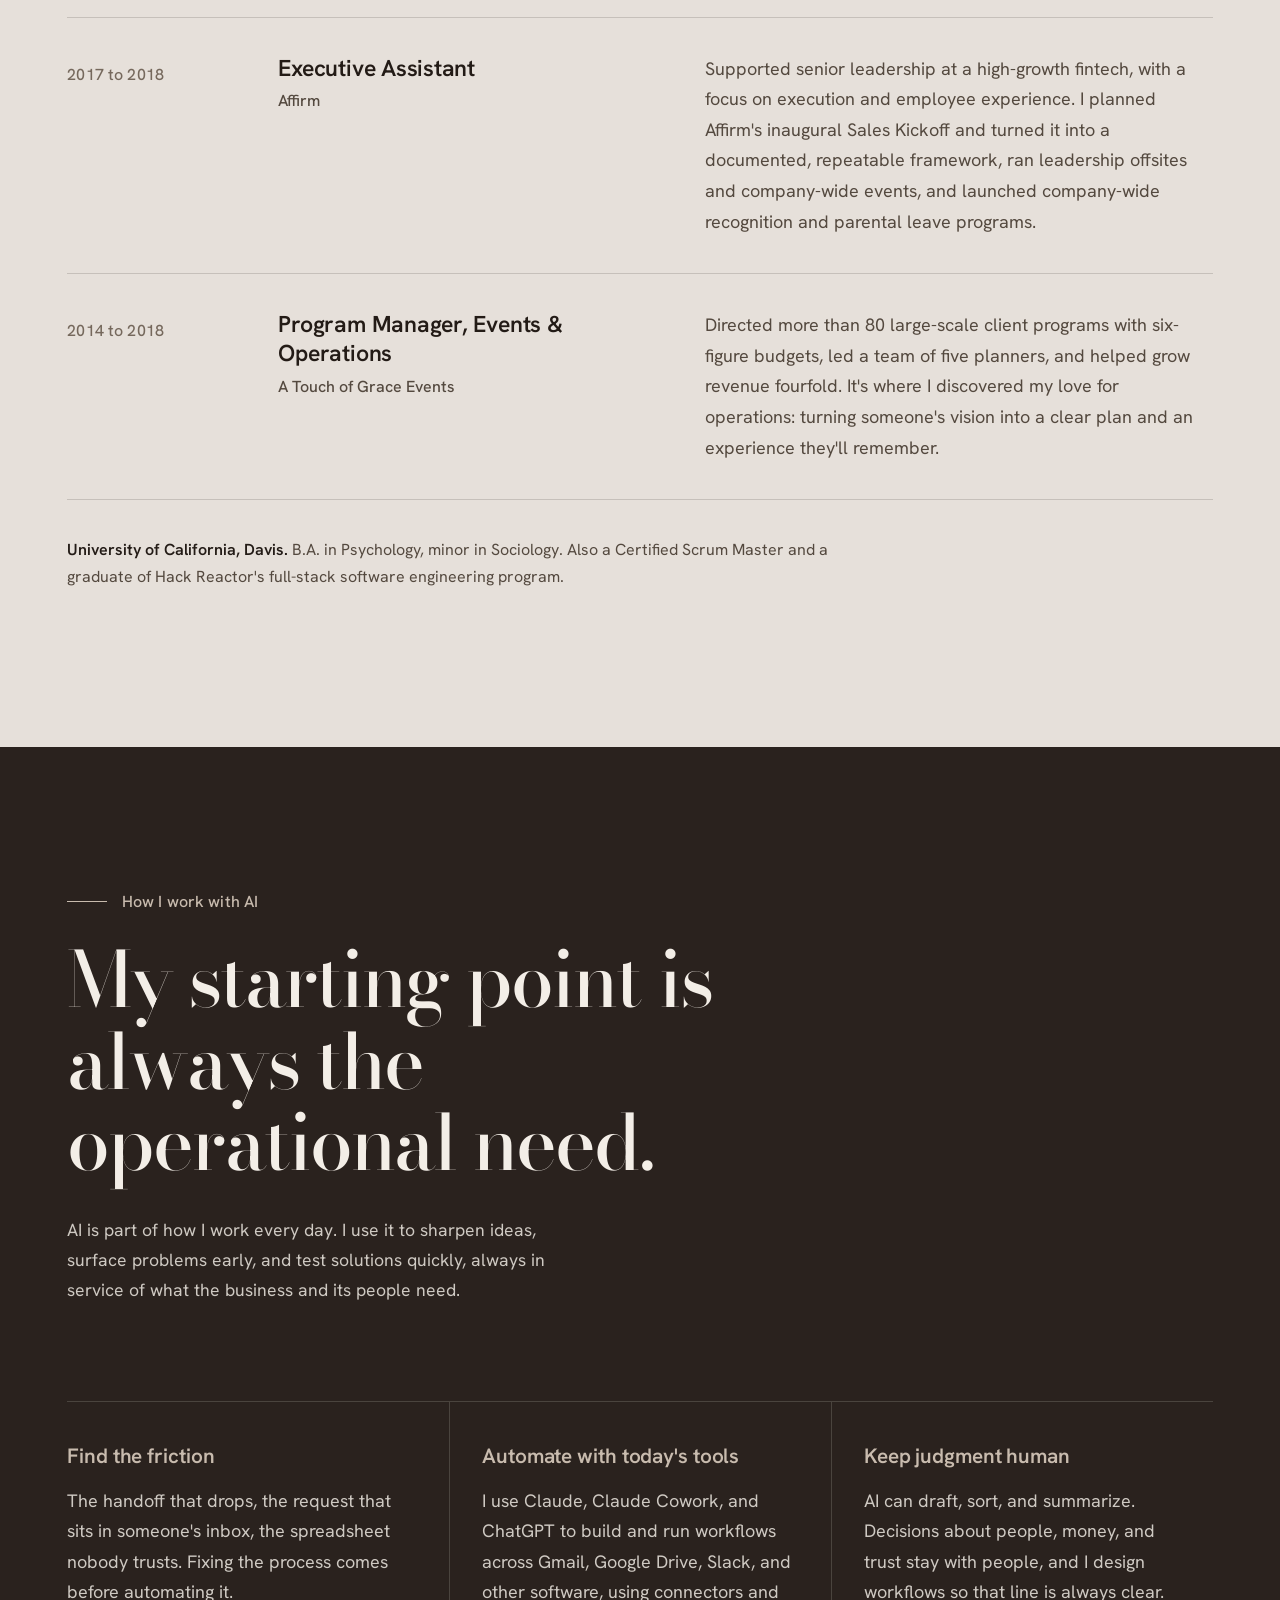
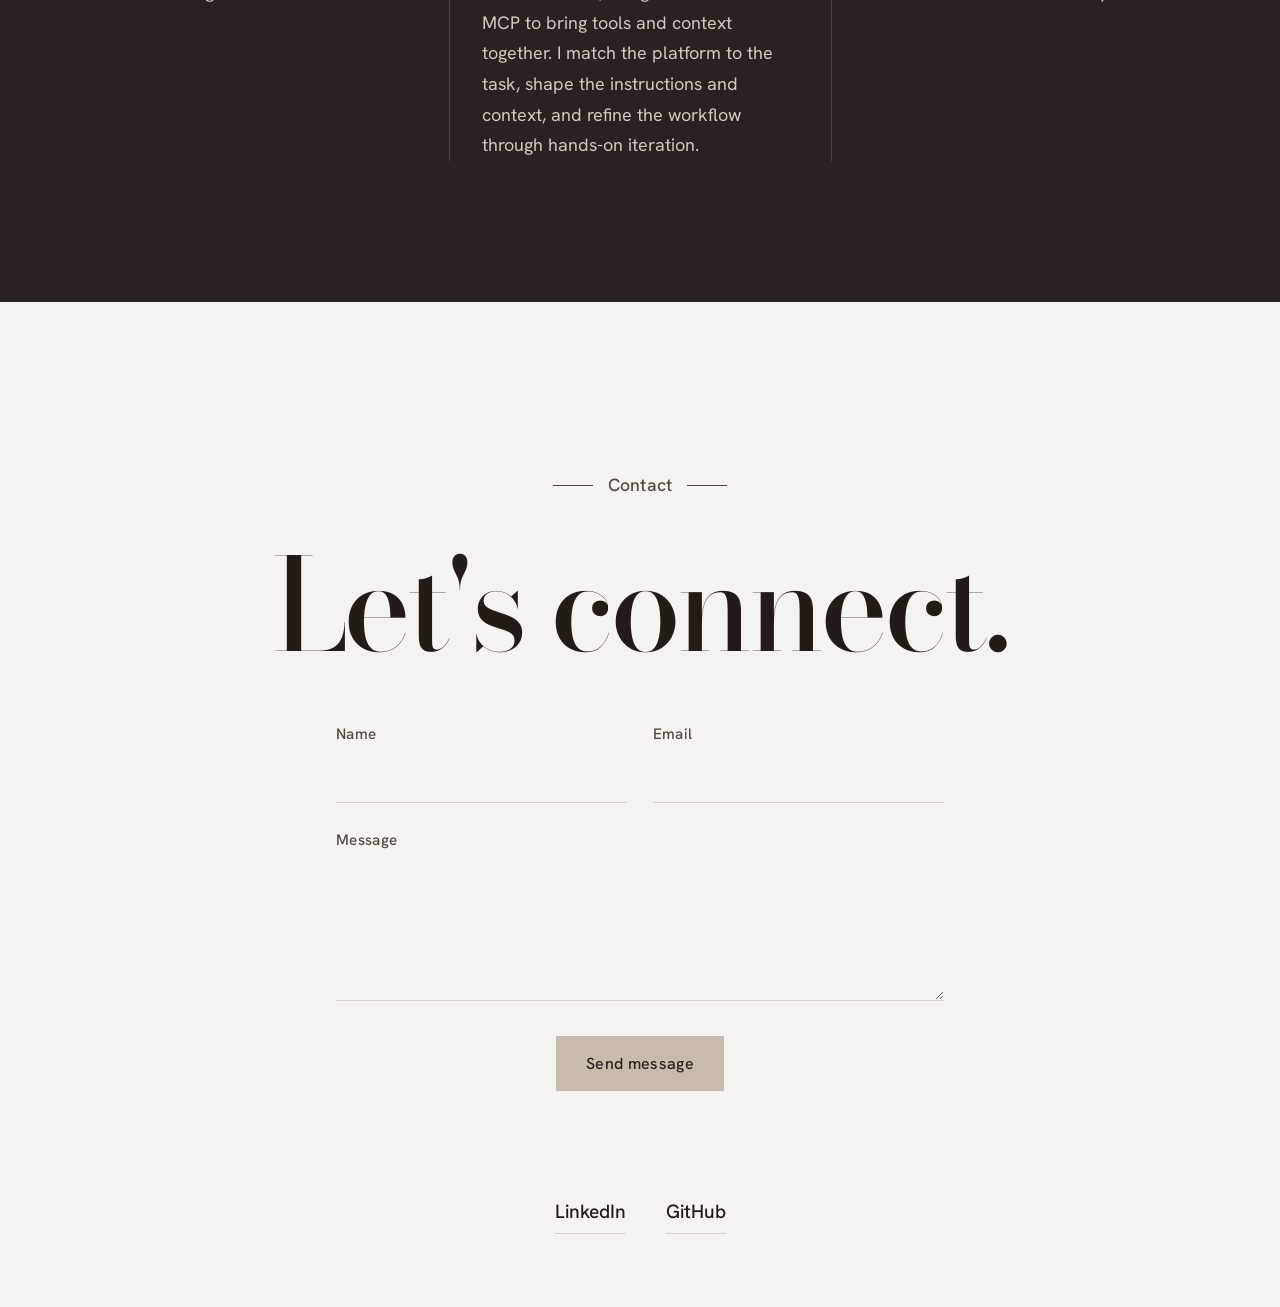
<file: portfolio/index.html>
<!DOCTYPE html><html lang="en"><head><meta charset="UTF-8"><title>Halina Cox</title>
<meta http-equiv="refresh" content="0; url=/#experience"><link rel="canonical" href="https://halinacox.com/#experience"></head>
<body><a href="/#experience">Continue to halinacox.com</a></body></html>
</file>
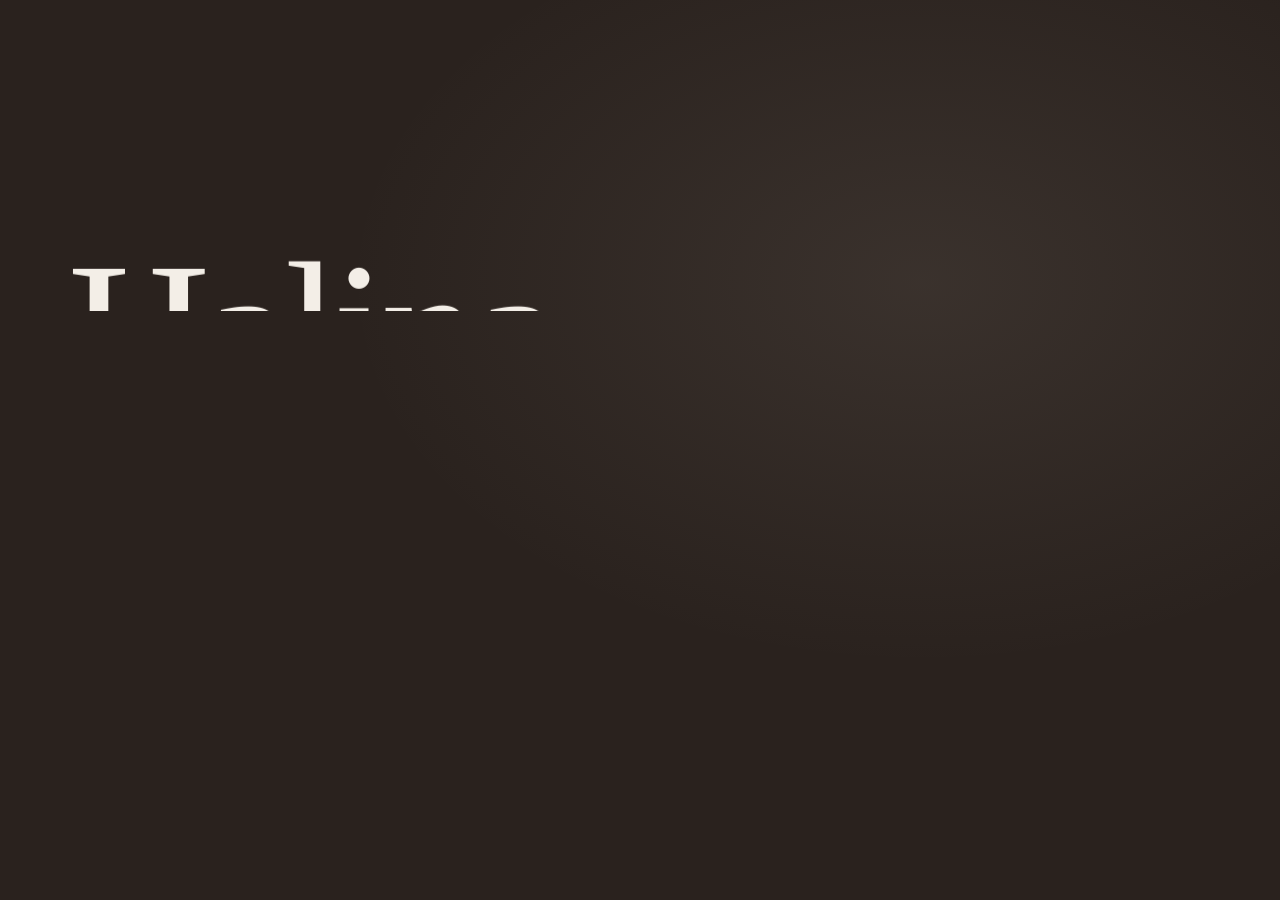
<file: services/index.html>
<!DOCTYPE html><html lang="en"><head><meta charset="UTF-8"><title>Halina Cox</title>
<meta http-equiv="refresh" content="0; url=/"><link rel="canonical" href="https://halinacox.com/"></head>
<body><a href="/">Continue to halinacox.com</a></body></html>
</file>
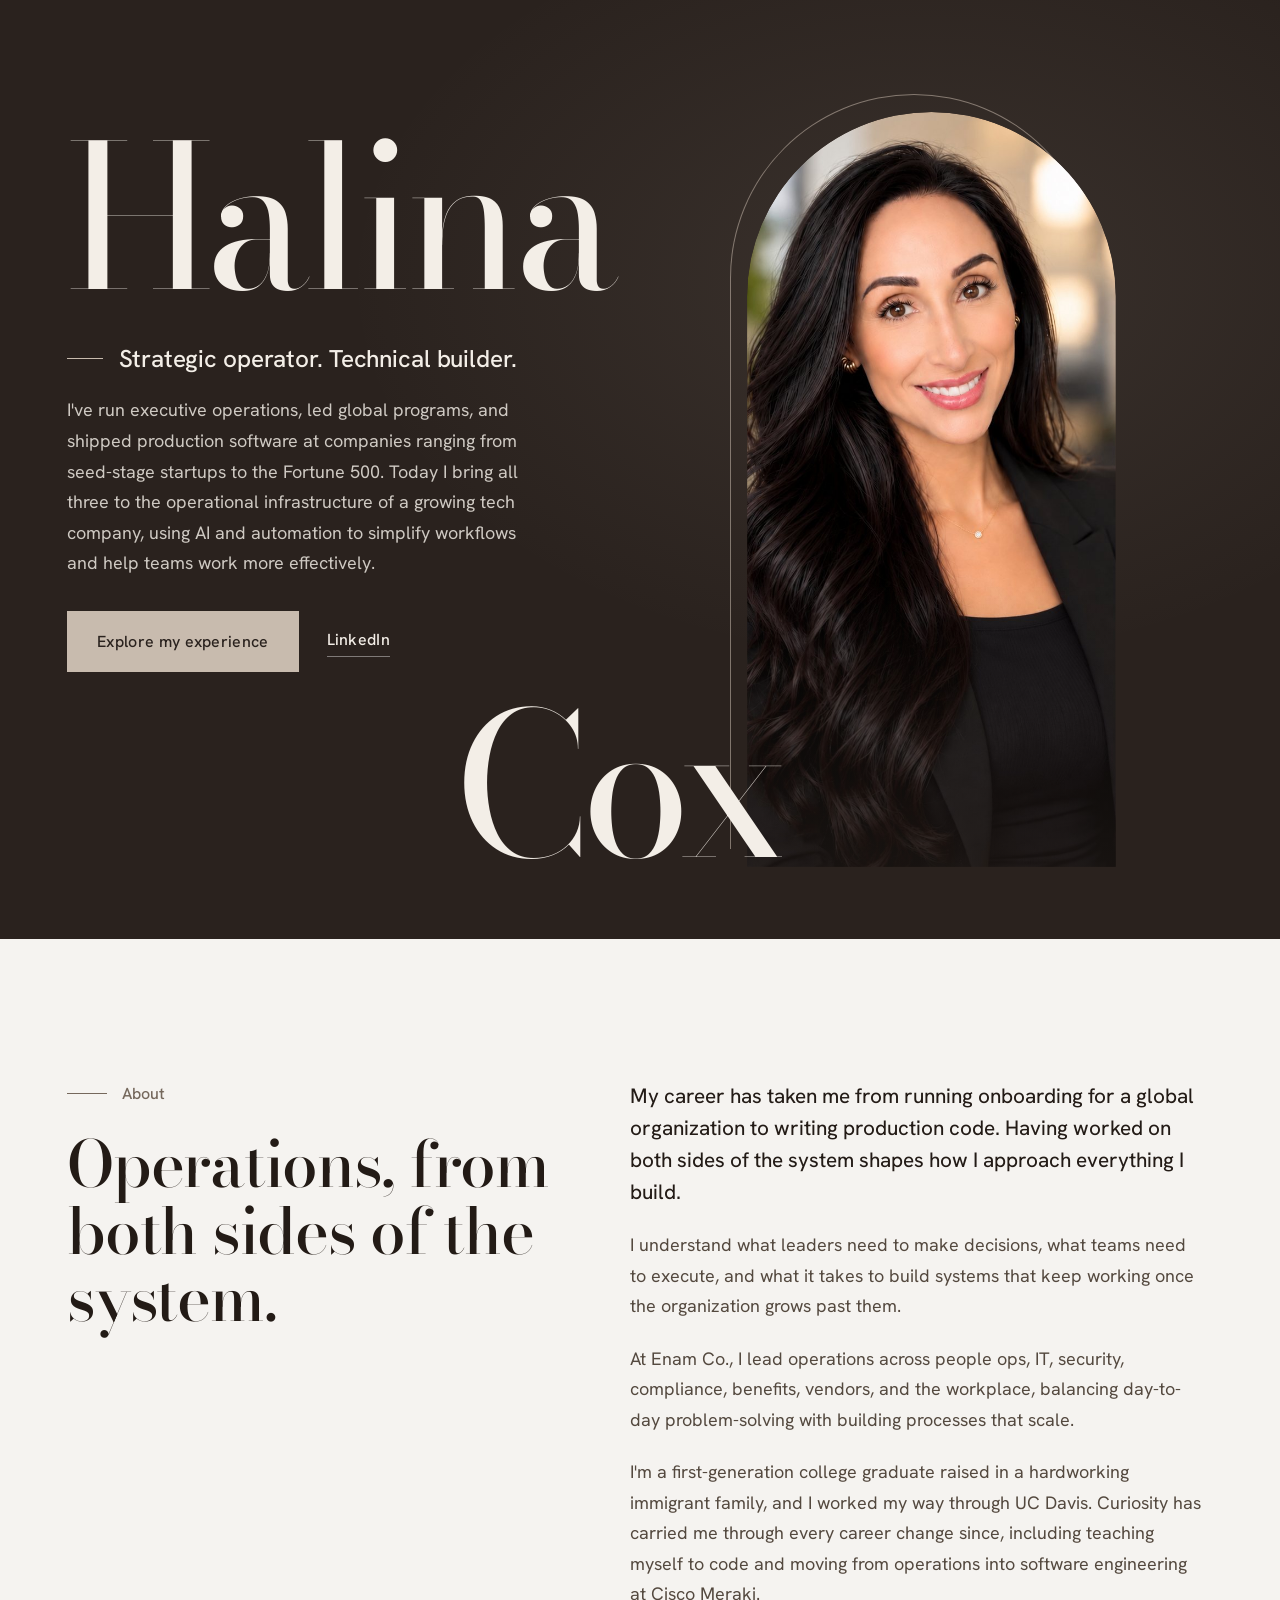
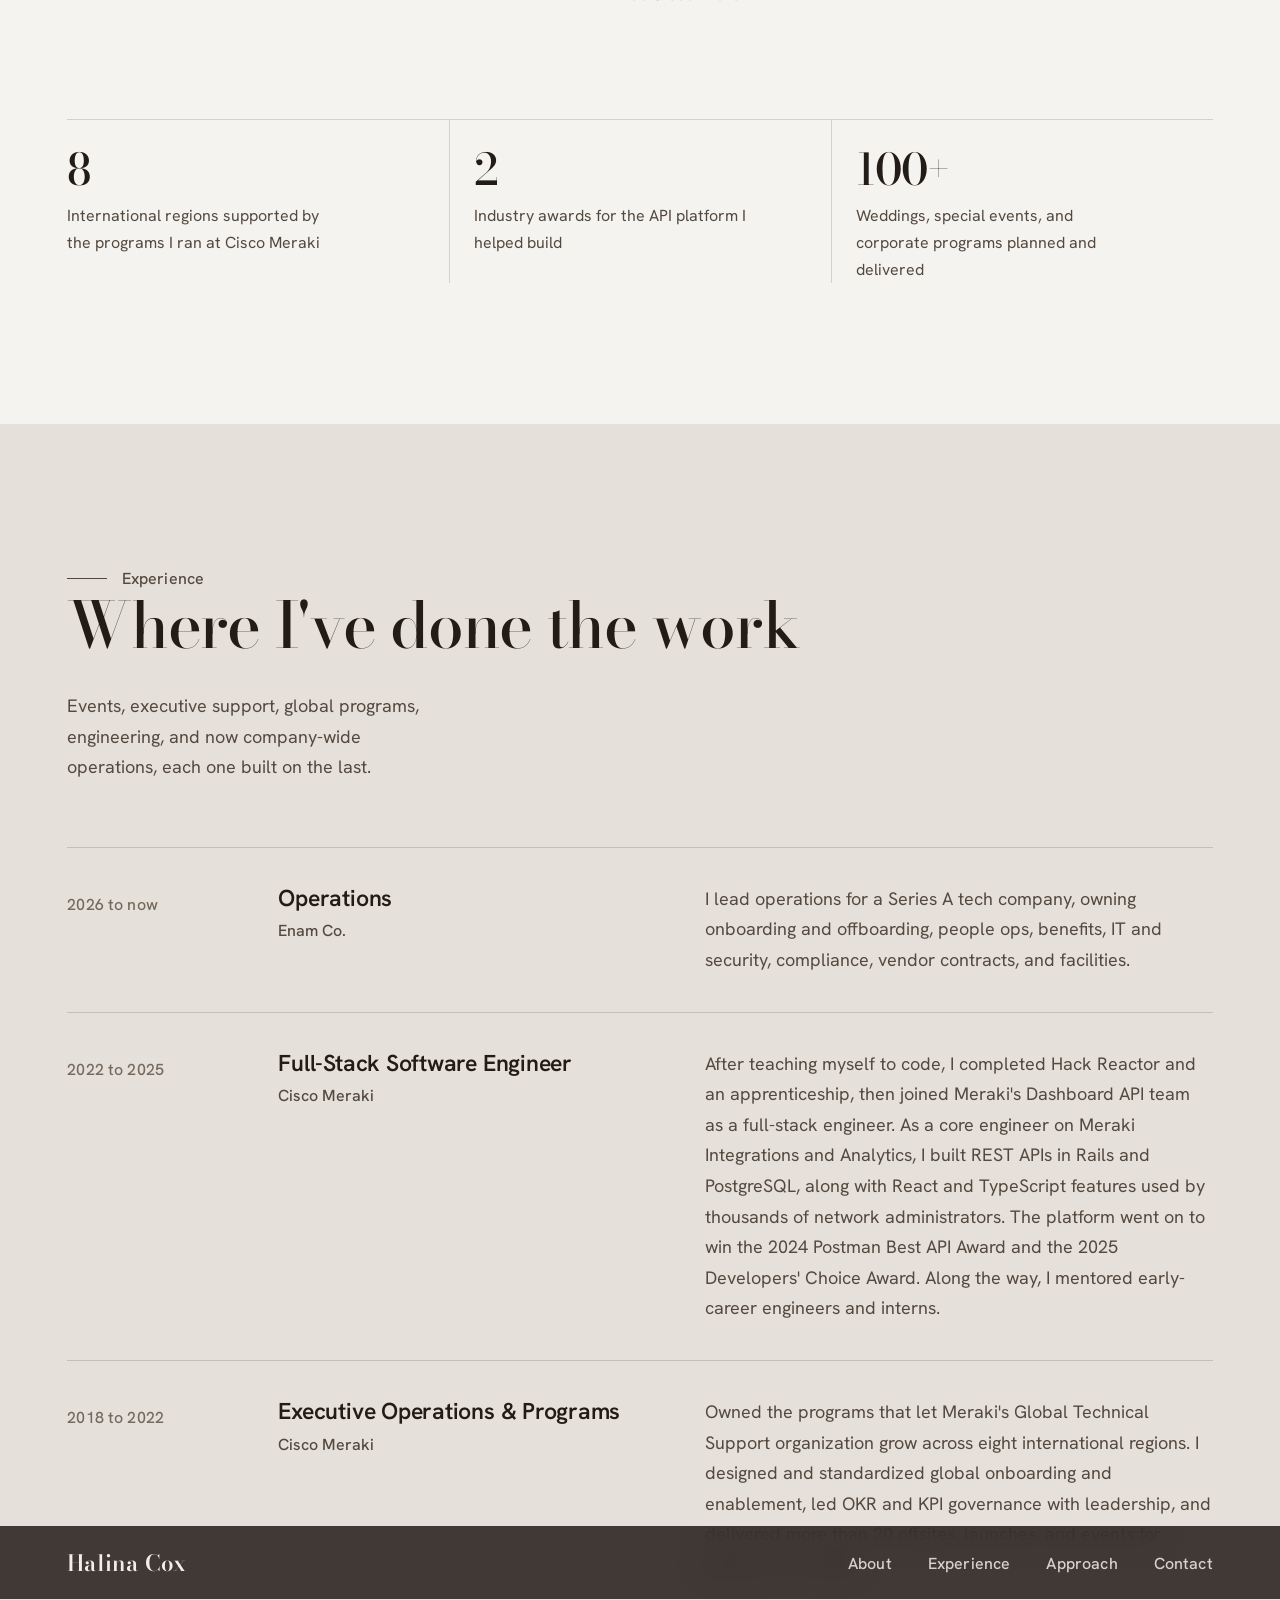
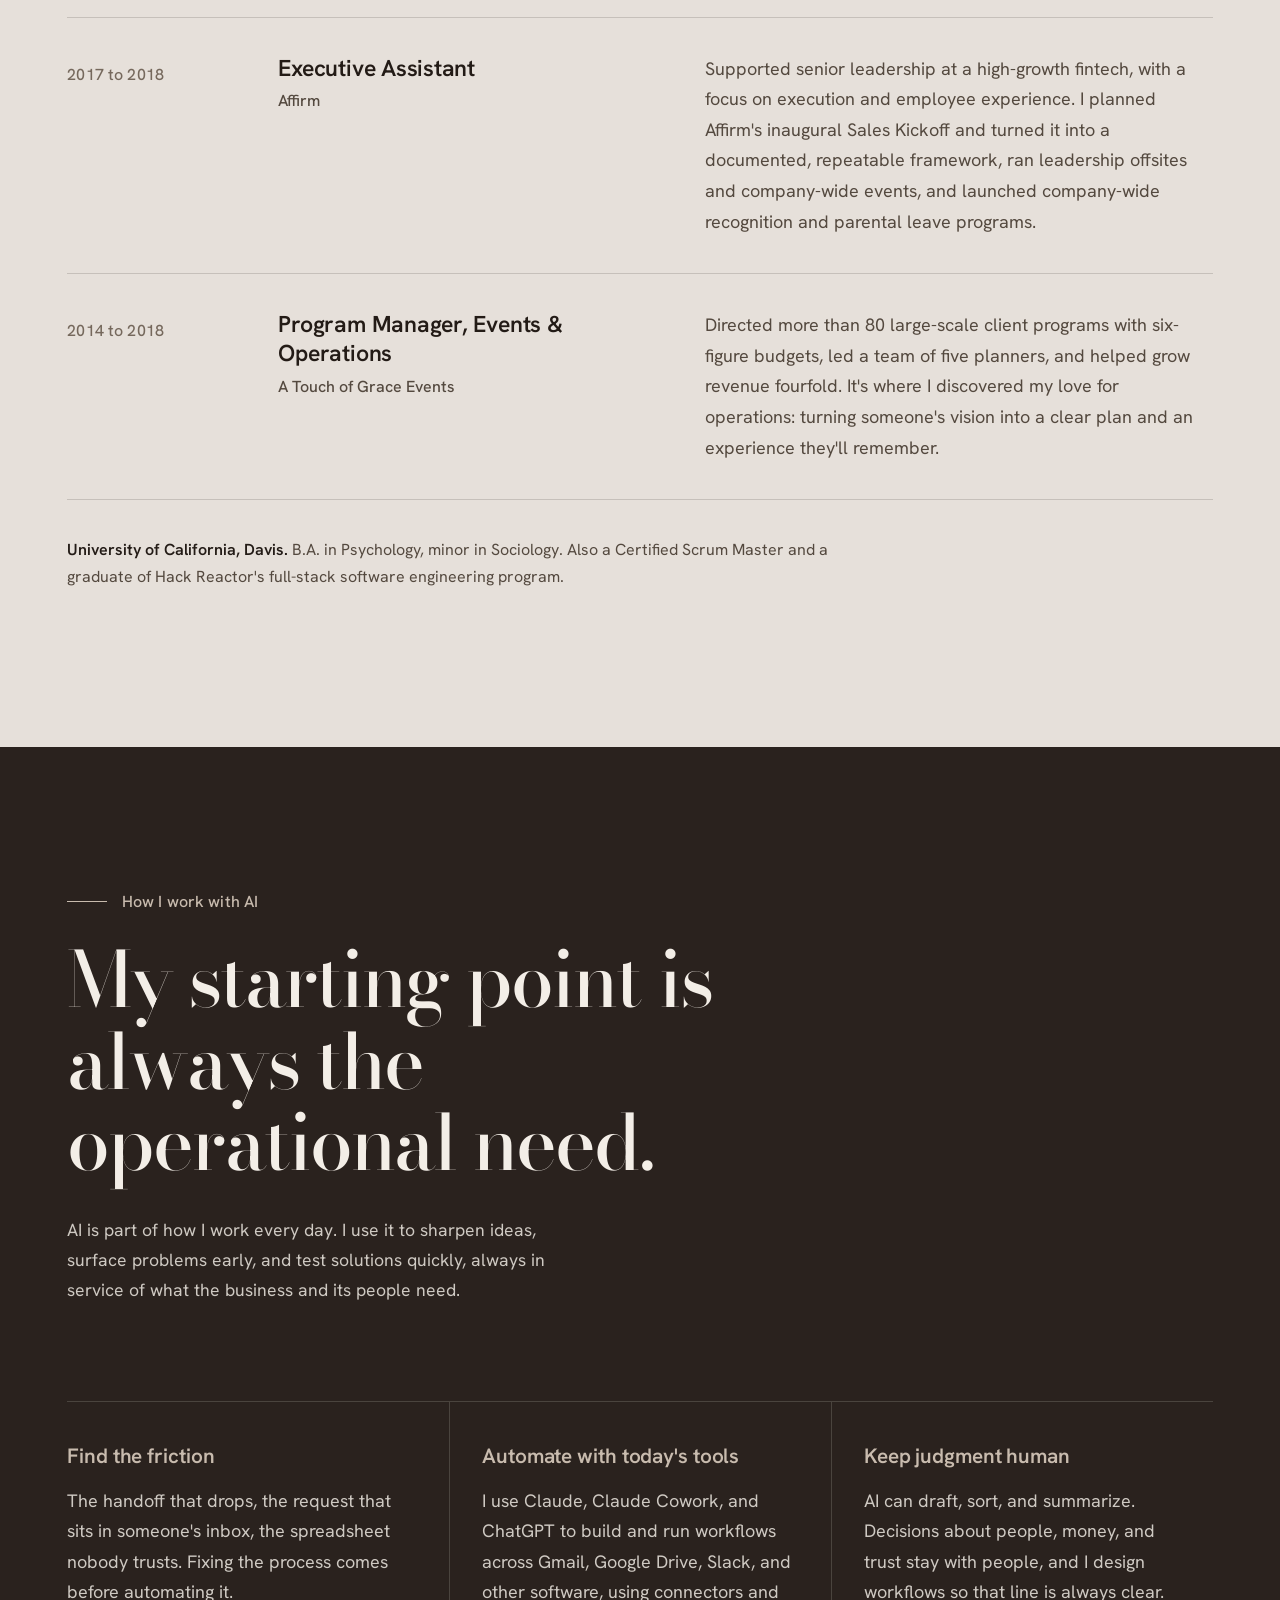
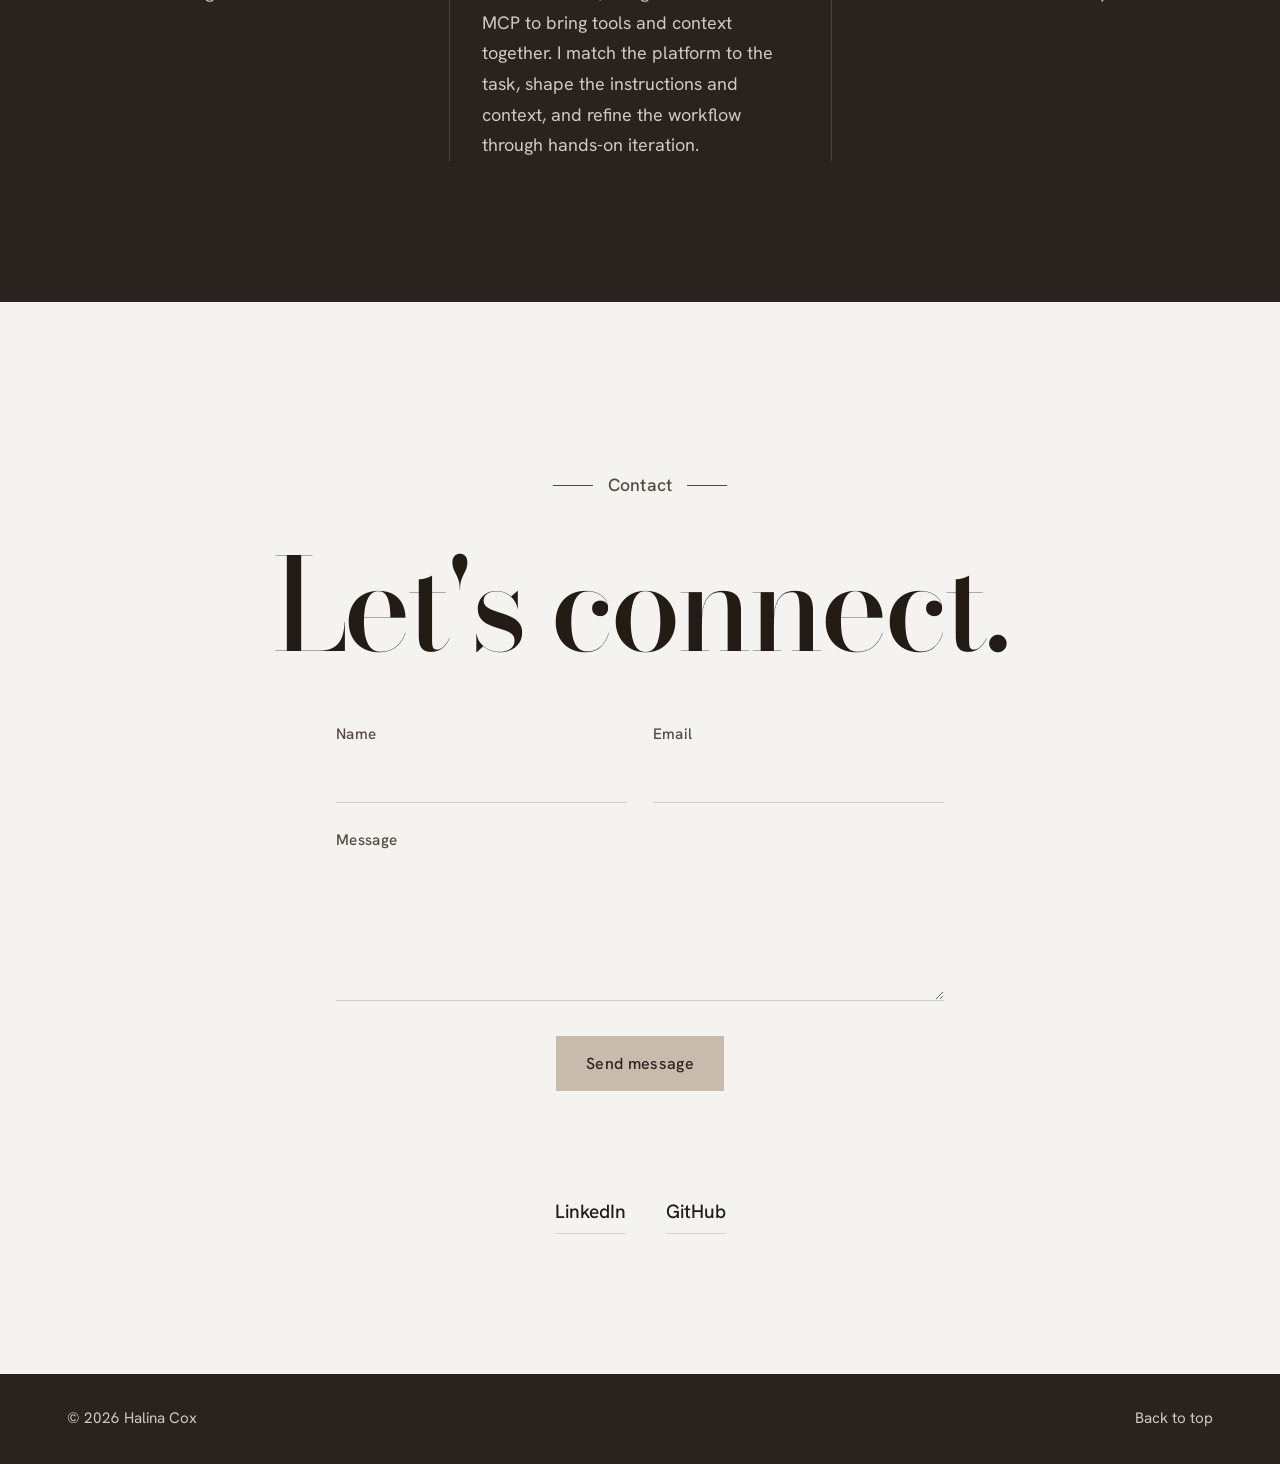
<file: work_with_me/index.html>
<!DOCTYPE html><html lang="en"><head><meta charset="UTF-8"><title>Halina Cox</title>
<meta http-equiv="refresh" content="0; url=/#contact"><link rel="canonical" href="https://halinacox.com/#contact"></head>
<body><a href="/#contact">Continue to halinacox.com</a></body></html>
</file>
<file: styles.css>
:root{
  --paper:#F5F3F0;
  --paper-2:#E6E0DA;
  --ink:#231B16;
  --muted:#54493F;
  --line:rgba(35,27,22,.16);
  --accent:#75685C;
  --accent-soft:#C8BBAE;
  --night:#2A221E;
  --night-2:#342A25;
  --on-night:#F3EEE7;
  --on-night-muted:rgba(243,238,231,.82);
  --night-line:rgba(243,238,231,.16);
  --serif:"Bodoni Moda","Didot","Bodoni 72",Georgia,serif;
  --sans:"Hanken Grotesk","Helvetica Neue",Arial,sans-serif;
  --pad:clamp(1.25rem,4vw,3.5rem);
  --max:78rem;
  box-sizing:border-box;
  padding-top:env(safe-area-inset-top,0px);
  padding-bottom:env(safe-area-inset-bottom,0px);
  background:var(--night);
}
@media (prefers-color-scheme:dark){
  :root:not([data-theme="light"]){
    --paper:#1C1511; --paper-2:#251C17; --ink:#EFE9E1; --muted:#C4B8AD;
    --line:rgba(239,233,225,.14); --accent:#C8BBAE;
  }
}
:root[data-theme="dark"]{
  --paper:#1C1511; --paper-2:#251C17; --ink:#EFE9E1; --muted:#C4B8AD;
  --line:rgba(239,233,225,.14); --accent:#C8BBAE;
}
*,*::before,*::after{box-sizing:inherit}
html{scroll-behavior:smooth;scroll-padding-top:calc(env(safe-area-inset-top,0px) + 4.5rem);-webkit-text-size-adjust:100%}
body{margin:0;background:var(--paper);color:var(--ink);font-family:var(--sans);font-weight:400;font-size:1.125rem;line-height:1.7;-webkit-font-smoothing:antialiased}
img{max-width:100%;display:block}
a{color:inherit}
:focus-visible{outline:2px solid #8a8a8a;outline-offset:4px;border-radius:2px}
.wrap{max-width:var(--max);margin:0 auto;padding:0 var(--pad)}

/* ---------- Nav ---------- */
.nav{position:fixed;top:0;left:0;right:0;z-index:50;padding-top:env(safe-area-inset-top,0px);transition:background .4s ease,box-shadow .4s ease,color .4s ease;color:var(--on-night)}
.nav-inner{max-width:var(--max);margin:0 auto;padding:1.1rem var(--pad);display:flex;align-items:center;justify-content:space-between}
.brand{font-family:var(--serif);font-size:1.4rem;font-weight:600;text-decoration:none;letter-spacing:.01em;font-variation-settings:"opsz" 30}
.nav ul{list-style:none;display:flex;gap:2.25rem;margin:0;padding:0}
.nav ul a{text-decoration:none;font-size:1rem;font-weight:500;letter-spacing:.01em;position:relative;padding:.3rem 0;opacity:.85;transition:opacity .25s}
.nav ul a::after{content:"";position:absolute;left:0;right:0;bottom:0;height:1px;background:currentColor;transform:scaleX(0);transform-origin:left;transition:transform .35s ease}
.nav ul a:hover,.nav ul a.active{opacity:1}
.nav ul a:hover::after,.nav ul a.active::after{transform:scaleX(1)}
.nav.scrolled{background:rgba(42,34,30,.92);background:color-mix(in srgb,var(--night) 88%,transparent);backdrop-filter:blur(14px);-webkit-backdrop-filter:blur(14px);box-shadow:0 1px 0 var(--night-line)}
.menu-btn{display:none;background:none;border:0;color:inherit;font:inherit;font-size:.95rem;padding:.5rem 0;cursor:pointer;letter-spacing:.02em}

/* ---------- Hero ---------- */
.hero{background:var(--night);color:var(--on-night);position:relative;overflow:hidden;
  background-image:radial-gradient(60rem 40rem at 72% 30%,rgba(200,187,174,.10),transparent 60%)}
.hero-grid{max-width:var(--max);margin:0 auto;padding:7rem var(--pad) 4.5rem;min-height:100svh;
  display:grid;grid-template-columns:repeat(12,1fr);grid-template-rows:auto 1fr auto;column-gap:1.25rem;align-items:end}
.name{font-family:var(--serif);font-weight:400;line-height:.82;letter-spacing:-.035em;font-size:clamp(4.5rem,15.5vw,14.5rem);font-variation-settings:"opsz" 96;margin:0}
.name .line{display:block;overflow:hidden;padding-bottom:.06em}
.name .line span{display:inline-block}
.first{grid-column:1 / 10;grid-row:1;position:relative;z-index:1;align-self:start;margin-top:1.5rem}
.last{grid-column:5 / 13;grid-row:3;position:relative;z-index:3;justify-self:start;margin-bottom:-.06em}
.arch-wrap{grid-column:8 / 12;grid-row:1 / 4;position:relative;z-index:2;align-self:stretch;margin:0 0 0;min-height:30rem}
.arch-line{position:absolute;inset:-1.1rem 1.1rem 1.1rem -1.1rem;border:1px solid rgba(200,187,174,.55);border-radius:999px 999px 0 0;border-bottom:0}
.arch{position:absolute;inset:0;border-radius:999px 999px 0 0;overflow:hidden;background:#3a2c24}
.arch img{width:100%;height:100%;object-fit:cover;object-position:52% 18%}
.arch::after{content:"";position:absolute;inset:0;background:linear-gradient(to top,rgba(42,34,30,.55),transparent 38%)}
.intro{grid-column:1 / 7;grid-row:2;position:relative;z-index:3;align-self:center;max-width:30rem;padding:2rem 0}
.intro .tagline{font-family:var(--sans);font-weight:500;font-size:clamp(1.3rem,1.9vw,1.6rem);line-height:1.35;letter-spacing:-.005em;margin:0 0 1.25rem;color:var(--on-night);display:flex;align-items:center;gap:1rem}
.intro .tagline::before{content:"";flex:none;width:2.25rem;height:1px;background:var(--accent-soft)}
.intro p{color:var(--on-night-muted);margin:0 0 2rem;font-size:1.125rem}
.actions{display:flex;flex-wrap:wrap;gap:1rem 1.75rem;align-items:center}
.btn{display:inline-block;text-decoration:none;font-size:1rem;letter-spacing:.02em;padding:1rem 1.8rem;border:1px solid var(--on-night);background:var(--on-night);color:var(--night);font-weight:500;transition:background .3s,color .3s}
.btn:hover{background:transparent;color:var(--on-night)}
.link{text-decoration:none;font-size:1rem;font-weight:500;letter-spacing:.02em;border-bottom:1px solid rgba(255,255,255,.4);padding-bottom:.2rem;transition:border-color .3s}
.link:hover{border-color:var(--on-night)}

/* load sequence */
@media (prefers-reduced-motion:no-preference){
  .js .name .line span{transform:translateY(105%);transition:transform 1.3s cubic-bezier(.19,1,.22,1)}
  .js .arch{clip-path:inset(100% 0 0 0 round 999px 999px 0 0);transition:clip-path 1.5s cubic-bezier(.77,0,.18,1)}
  .js .arch img{transform:scale(1.12);transition:transform 2.4s cubic-bezier(.19,1,.22,1)}
  .js .arch-line{opacity:0;transform:translate(.8rem,-.8rem);transition:opacity 1.2s ease 1s,transform 1.6s cubic-bezier(.19,1,.22,1) 1s}
  .js .intro,.js .nav{opacity:0;transition:opacity 1.2s ease 1.1s}
  .loaded .name .line span{transform:none}
  .loaded .last .line span{transition-delay:.25s}
  .loaded .arch{clip-path:inset(0 0 0 0 round 999px 999px 0 0)}
  .loaded .arch img{transform:none}
  .loaded .arch-line{opacity:1;transform:none}
  .loaded .intro,.loaded .nav{opacity:1}
}

/* ---------- Sections ---------- */
section.block{padding:clamp(5rem,11vw,9rem) 0}
.sec-label{font-size:1rem;font-weight:500;color:var(--muted);letter-spacing:.01em;margin:0 0 1.5rem;display:flex;align-items:center;gap:.9rem}
.sec-label::before{content:"";width:2.5rem;height:1px;background:currentColor}
h2{font-family:var(--serif);font-weight:500;font-variation-settings:"opsz" 36;letter-spacing:-.02em;line-height:1.05;font-size:clamp(2.4rem,5vw,4.25rem);margin:0}

/* About */
.about-grid{display:grid;grid-template-columns:5fr 6fr;gap:clamp(2.5rem,6vw,6rem);align-items:start}
.about-body p{margin:0 0 1.35rem;max-width:36rem}
.about-body p:first-child{font-size:1.3rem;line-height:1.55;color:var(--ink);font-weight:450}
.about-body p{color:var(--muted)}
.facts{display:grid;grid-template-columns:repeat(3,1fr);margin:clamp(3.5rem,7vw,5.5rem) 0 0;border-top:1px solid var(--line)}
.facts div{padding:1.75rem 1.5rem 0 0}
.facts div + div{padding-left:1.5rem;border-left:1px solid var(--line)}
.facts dt{font-family:var(--serif);font-weight:500;font-size:clamp(2rem,3.4vw,2.9rem);line-height:1;font-variation-settings:"opsz" 28;letter-spacing:-.02em;margin-bottom:.6rem}
.facts dd{margin:0;color:var(--muted);font-size:1rem;max-width:17rem}

/* Experience */
#experience{background:var(--paper-2)}
.exp-head{display:flex;justify-content:space-between;align-items:end;gap:2rem;margin-bottom:clamp(2.5rem,5vw,4rem);flex-wrap:wrap}
.exp-head p{max-width:24rem;color:var(--muted);margin:0}
.roles{list-style:none;margin:0;padding:0;border-top:1px solid var(--line)}
.role{display:grid;grid-template-columns:10rem 1fr 1.35fr;gap:1.5rem clamp(1.5rem,4vw,4rem);padding:2.25rem 0;border-bottom:1px solid var(--line)}
.years{font-size:1rem;font-weight:500;color:var(--muted);padding-top:.45rem;letter-spacing:.01em;font-variant-numeric:tabular-nums}
.role h3{font-family:var(--sans);font-weight:600;font-size:clamp(1.25rem,1.8vw,1.45rem);line-height:1.25;margin:0 0 .3rem;letter-spacing:-.01em}
.role .co{color:var(--muted);font-size:1rem;font-weight:500}
.role p{margin:0;color:var(--muted);max-width:36rem}
.edu{margin-top:2.25rem;color:var(--muted);font-size:1rem;max-width:48rem}
.edu strong{font-weight:600;color:var(--ink)}

/* Approach (always dark) */
#approach{background:var(--night);color:var(--on-night)}
#approach .sec-label{color:var(--on-night-muted)}
.statement{font-family:var(--serif);font-weight:500;font-variation-settings:"opsz" 48;letter-spacing:-.025em;line-height:1.06;font-size:clamp(2.4rem,6vw,5.4rem);max-width:15ch;margin:0}
.statement-note{color:var(--on-night-muted);max-width:32rem;margin:2rem 0 0;font-size:1.1rem}
.principles{display:grid;grid-template-columns:repeat(3,1fr);margin-top:clamp(3.5rem,8vw,6rem);border-top:1px solid var(--night-line)}
.principle{padding:2.25rem 2rem 0 0}
.principle + .principle{padding-left:2rem;border-left:1px solid var(--night-line)}
.principle h3{font-family:var(--sans);font-weight:600;font-size:1.3rem;margin:0 0 .75rem;letter-spacing:-.005em;color:var(--on-night)}
.principle p{margin:0;color:var(--on-night-muted)}
.aside{margin-top:clamp(3.5rem,7vw,5rem);padding-top:2rem;border-top:1px solid var(--night-line);display:grid;grid-template-columns:10rem 1fr;gap:1.5rem 4rem}
.aside h3{font-size:1rem;font-weight:600;margin:0;color:var(--on-night);padding-top:.15rem}
.aside p{margin:0;color:var(--on-night-muted);max-width:40rem}

/* Contact */
.contact{text-align:center}
.contact .sec-label{justify-content:center}
.contact .sec-label::after{content:"";width:2.5rem;height:1px;background:currentColor}
.contact h2{font-size:clamp(3.2rem,10vw,8.5rem);font-variation-settings:"opsz" 72;letter-spacing:-.035em;line-height:.95}
.contact p{color:var(--muted);max-width:32rem;margin:1.75rem auto 2.75rem;font-size:1.1rem}
.contact-links{display:flex;justify-content:center;flex-wrap:wrap;gap:1rem 2.5rem}
.contact-links a{font-family:var(--sans);font-weight:500;font-size:1.2rem;text-decoration:none;border-bottom:1px solid var(--line);padding-bottom:.25rem;font-variation-settings:"opsz" 30;transition:border-color .3s,color .3s}
.contact-links a:hover{border-color:var(--ink)}

.contact-form{max-width:38rem;margin:clamp(2.5rem,5vw,3.5rem) auto 3.5rem;text-align:left;display:grid;gap:1.6rem}
.field-row{display:grid;grid-template-columns:1fr 1fr;gap:1.6rem}
.contact-form label span{display:block;font-size:.95rem;font-weight:500;color:var(--muted);margin-bottom:.35rem;letter-spacing:.02em}
.contact-form input,.contact-form textarea{width:100%;font:inherit;color:var(--ink);background:transparent;border:0;border-bottom:1px solid var(--line);padding:.55rem 0;border-radius:0;transition:border-color .3s}
.contact-form textarea{resize:vertical;min-height:6rem}
.contact-form input:focus,.contact-form textarea:focus{outline:none;border-color:var(--ink)}
.contact-form input:focus-visible,.contact-form textarea:focus-visible{outline:none}
.hp{position:absolute;left:-9999px;width:1px;height:1px;opacity:0}
.btn-ink{justify-self:center;background:var(--ink);border-color:var(--ink);color:var(--paper);cursor:pointer;font-family:var(--sans)}
.btn-ink:hover{background:transparent;color:var(--ink)}
.btn-ink[disabled]{opacity:.6;cursor:wait}
.contact .form-status{margin:0;text-align:center;color:var(--muted);font-size:.98rem;min-height:1.5em}
@media (max-width:600px){.field-row{grid-template-columns:1fr}}
footer{background:var(--night);color:var(--on-night-muted);font-size:.95rem}
footer .wrap{display:flex;justify-content:space-between;gap:1rem;flex-wrap:wrap;padding-top:2rem;padding-bottom:2rem}
footer a{text-decoration:none}
footer a:hover{color:var(--on-night)}

/* ---------- Responsive ---------- */
@media (max-width:960px){
  .hero-grid{grid-template-columns:repeat(6,1fr);grid-template-rows:auto auto auto auto;min-height:auto;padding-top:6rem}
  .first{grid-column:1 / 7;grid-row:1;margin-top:.5rem}
  .last{grid-column:1 / 7;grid-row:2;justify-self:end;margin-top:-.42em}
  .arch-wrap{grid-column:2 / 6;grid-row:3;min-height:0;aspect-ratio:3/4;margin:2rem auto 0;width:min(60%,260px)}
  .intro{grid-column:1 / 7;grid-row:4;max-width:none;padding:2rem 0 0}
  .about-grid{grid-template-columns:1fr}
  .role{grid-template-columns:1fr;gap:.6rem}
  .years{padding:0}
  .principles{grid-template-columns:1fr}
  .principle,.principle + .principle{padding:2rem 0;border-left:0}
  .principle + .principle{border-top:1px solid var(--night-line)}
  .aside{grid-template-columns:1fr;gap:.75rem}
}
@media (max-width:720px){
  /* Always give the mobile nav a solid dark backdrop so the menu is visible everywhere */
  .nav{background:var(--night);box-shadow:0 1px 0 var(--night-line)}
  .nav.scrolled{background:var(--night)}
  .menu-btn{display:block;position:relative;z-index:1001}
  .brand{position:relative;z-index:1001}
  .nav ul{position:fixed;top:0;left:0;right:0;bottom:0;width:100vw;height:100vh;height:100dvh;flex-direction:column;justify-content:center;align-items:center;gap:2rem;background:var(--night);
    opacity:0;visibility:hidden;pointer-events:none;transition:opacity .35s,visibility .35s;padding-top:env(safe-area-inset-top,0px);z-index:1000}
  .nav.open ul{opacity:1;visibility:visible;pointer-events:auto}
  .nav ul a{font-family:var(--serif);font-size:2rem;opacity:1}
  .nav.open ul{opacity:1;pointer-events:auto}
  .nav-inner{position:relative;z-index:2}
  .facts{grid-template-columns:1fr}
  .facts div,.facts div + div{padding:1.5rem 0;border-left:0}
  .facts div + div{border-top:1px solid var(--line)}
  .arch-wrap{width:min(55%,220px)}
  .name{font-size:24vw}
  .first{margin-top:0}
  /* Prevent iOS zoom on input focus */
  .contact-form input,.contact-form textarea{font-size:16px}
  /* Tighter section spacing on mobile */
  section.block{padding:clamp(3.5rem,10vw,5rem) 0}
}

/* Very small screens */
@media (max-width:480px){
  html,body{overflow-x:hidden}
  .hero-grid{padding-top:5rem;padding-bottom:3rem}
  .actions{flex-direction:column;align-items:stretch;gap:1rem}
  .actions .btn,.actions .link{text-align:center}
  .intro .tagline{gap:.75rem}
  .intro .tagline::before{width:1.5rem}
  footer .wrap{flex-direction:column;align-items:flex-start;gap:.5rem}
}

/* warm palette accents */
.btn{border-color:var(--accent-soft);background:var(--accent-soft);color:var(--night)}
.link:hover{border-color:var(--accent-soft)}
.sec-label{color:var(--accent)}
#approach .sec-label,.principle h3{color:var(--accent-soft)}
.years{color:var(--accent)}
.contact-links a:hover{border-color:var(--accent);color:var(--accent)}
.contact-form input:focus,.contact-form textarea:focus{border-color:var(--accent)}
:focus-visible{outline-color:var(--accent-soft)}
</file>
